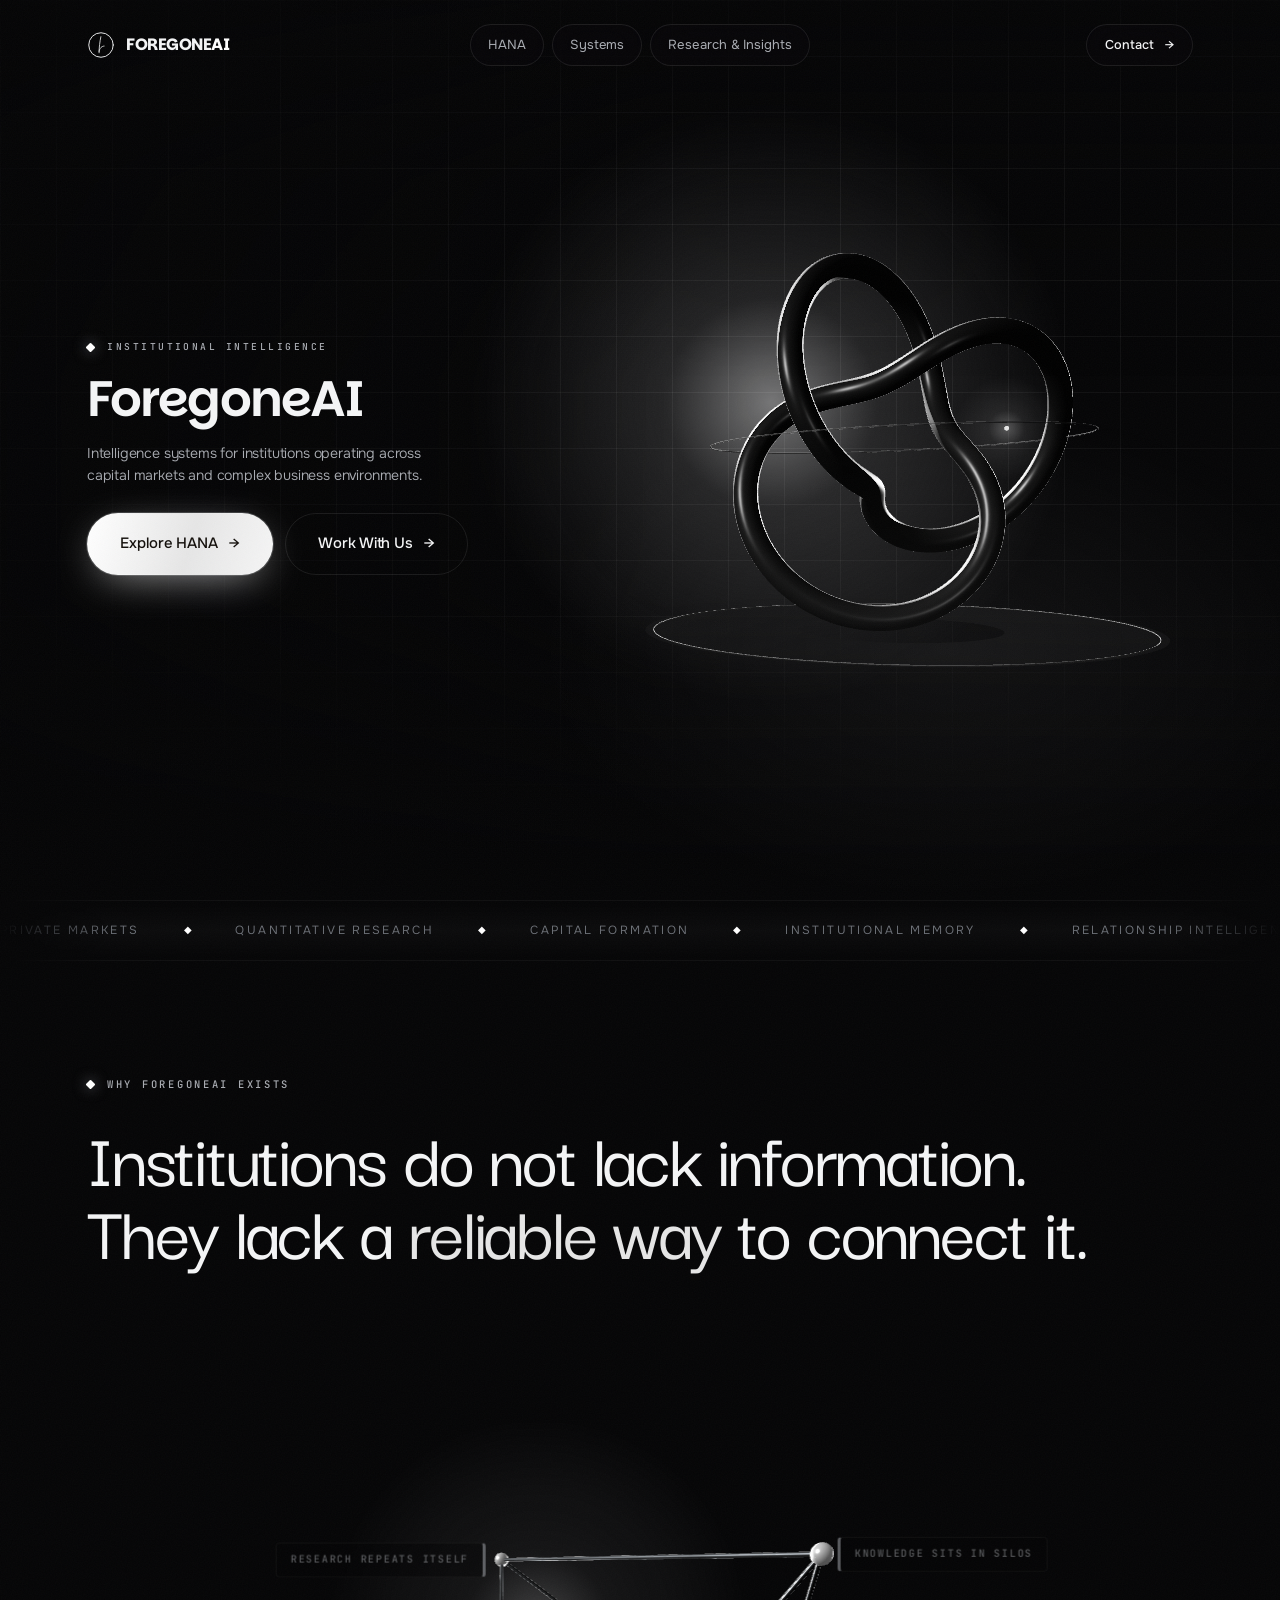
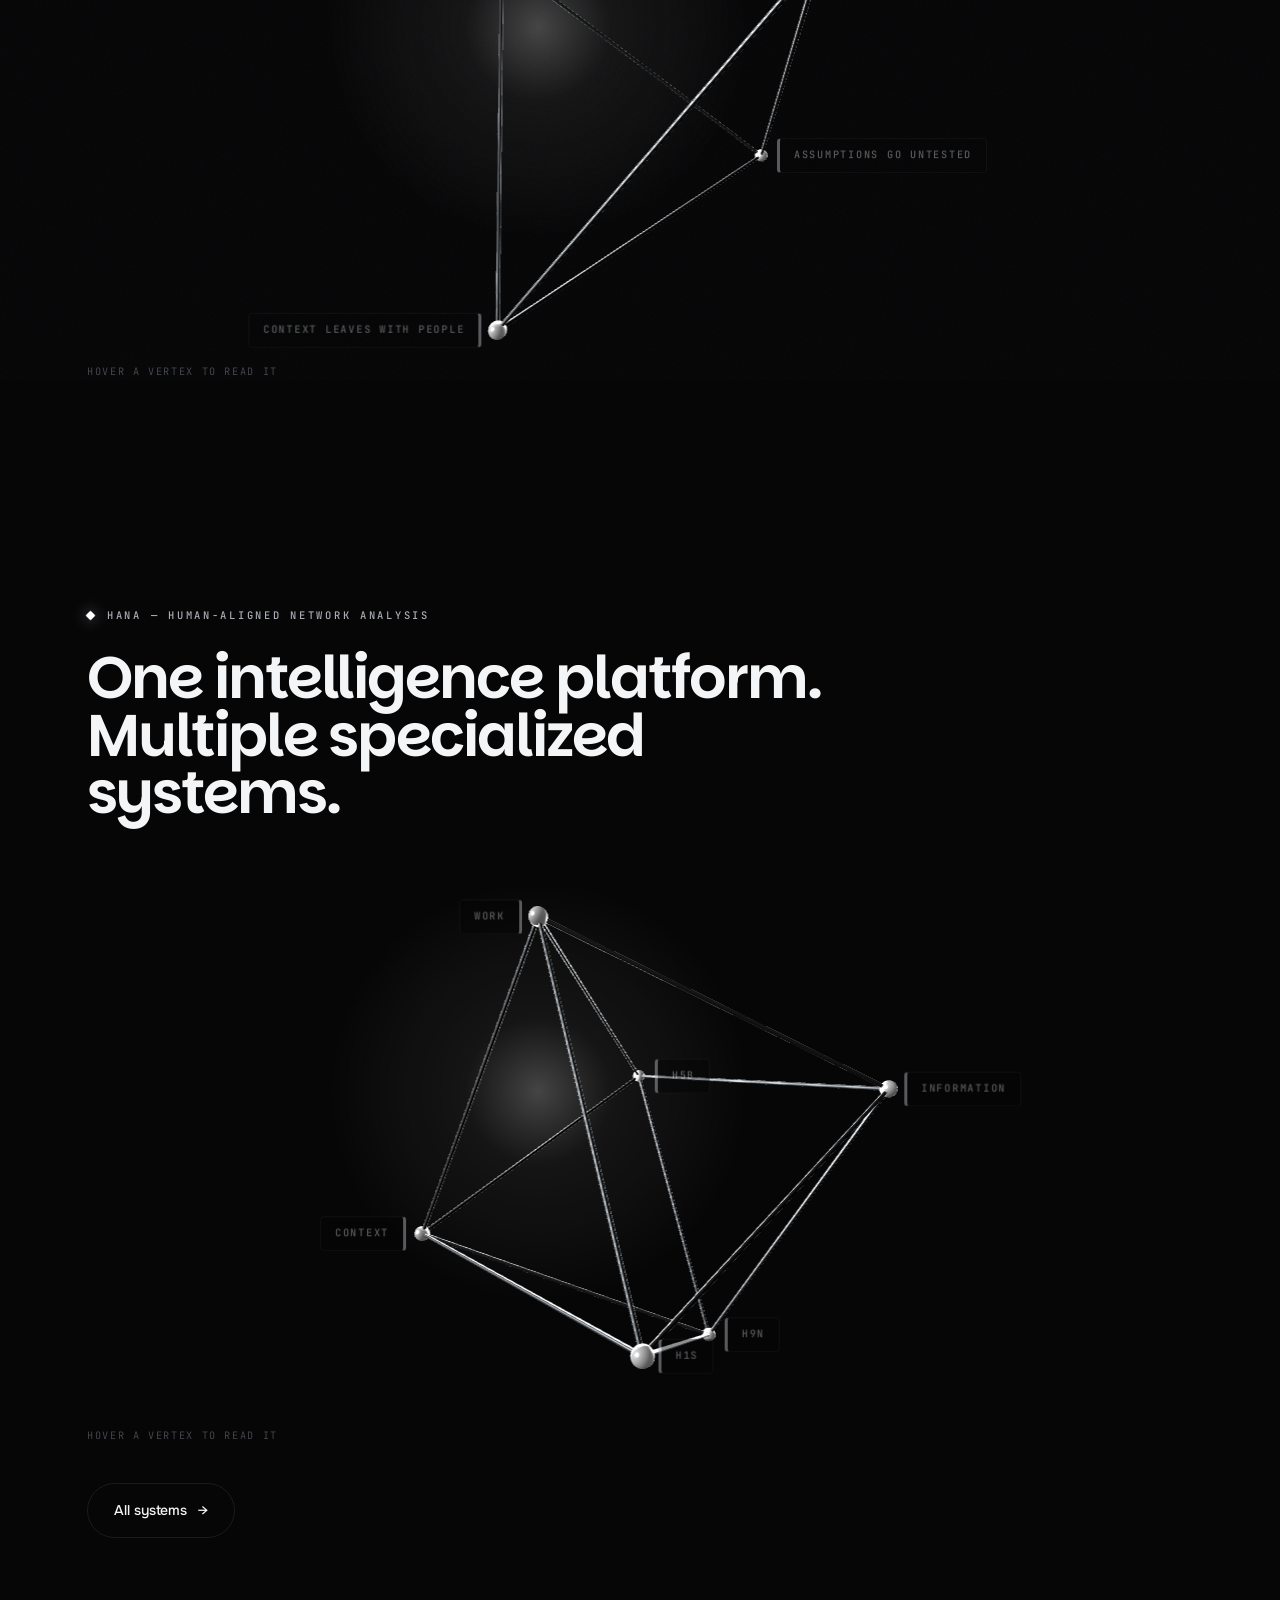
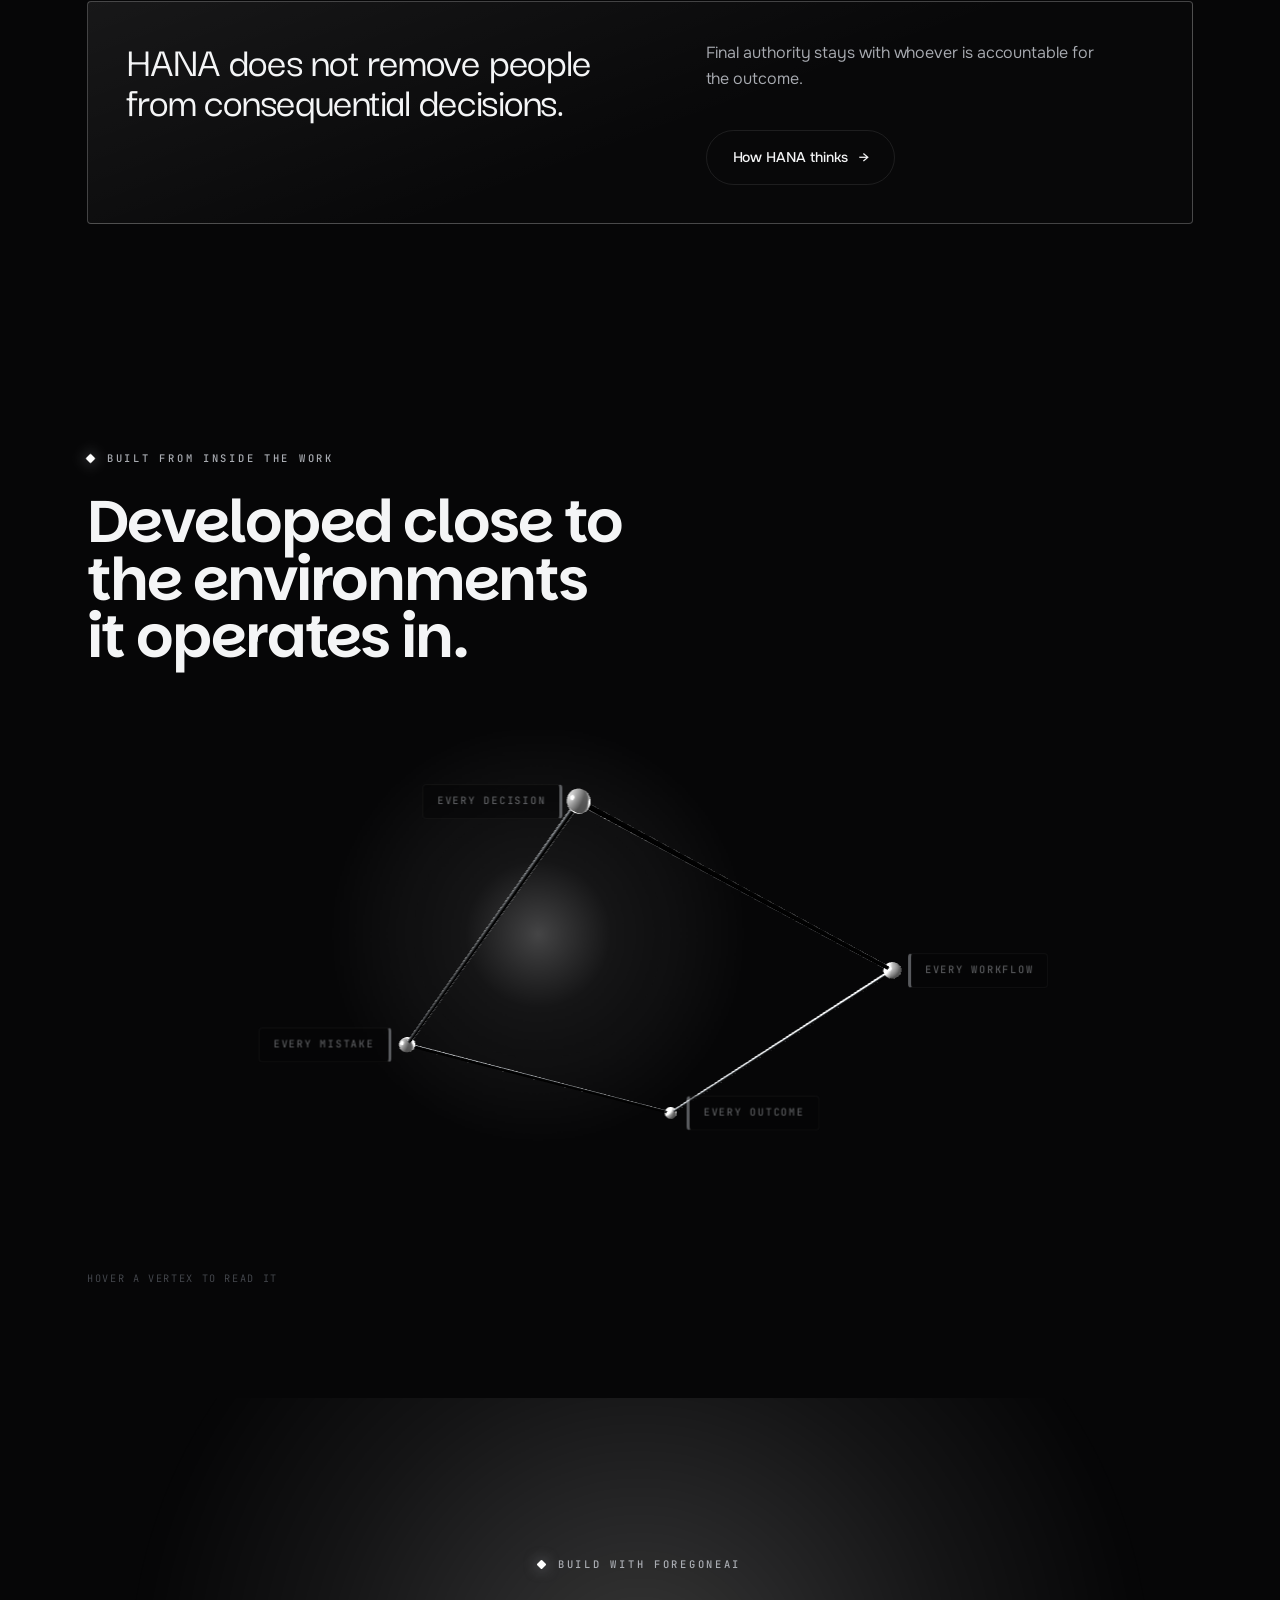
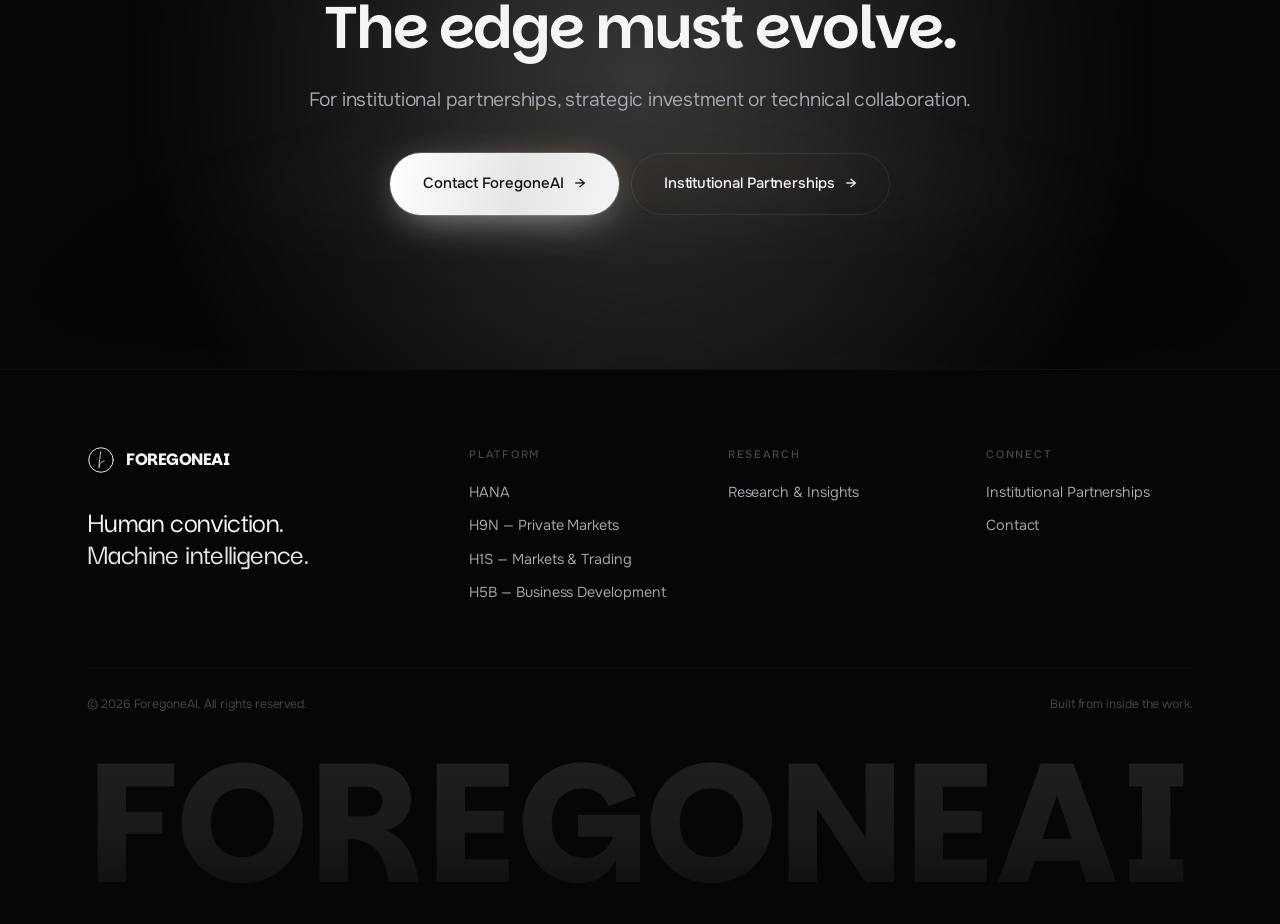
<file: index.html>
<!DOCTYPE html>
<html lang="en">
<head>
<meta charset="utf-8">
<meta name="viewport" content="width=device-width, initial-scale=1, viewport-fit=cover">
<title>ForegoneAI | The Edge Must Evolve.</title>
<meta name="description" content="Intelligence systems for institutions operating across capital markets and complex business environments. HANA is our flagship platform.">
<meta name="theme-color" content="#08070A">
<meta property="og:title" content="ForegoneAI | The Edge Must Evolve.">
<meta property="og:description" content="Intelligence systems for institutions operating across capital markets and complex business environments. HANA is our flagship platform.">
<meta property="og:type" content="website">
<meta property="og:image" content="assets/img/hero-sphere-poster.webp">
<link rel="icon" href="assets/img/favicon.svg" type="image/svg+xml">
<link rel="apple-touch-icon" href="assets/img/apple-touch-icon.png">
<link rel="preload" href="assets/fonts/Onest-Variable.woff" as="font" type="font/woff" crossorigin>
<link rel="preload" href="assets/fonts/Parkinsans-Variable.woff" as="font" type="font/woff" crossorigin>
<link rel="preconnect" href="https://fonts.googleapis.com">
<link rel="preconnect" href="https://fonts.gstatic.com" crossorigin>
<link rel="stylesheet" href="https://fonts.googleapis.com/css2?family=JetBrains+Mono:wght@400;500;600&display=swap">
<link rel="stylesheet" href="assets/css/main.css">
</head>
<body>
<div class="bg-grid" aria-hidden="true"></div>
<a class="skip" href="#main">Skip to content</a>
<div class="grain" aria-hidden="true"></div>
<div class="progress" aria-hidden="true"></div>

<header class="nav">
  <div class="wrap nav__in">
    <a class="brand" href="./" aria-label="ForegoneAI &mdash; home">
      <svg class="brand__mark" viewBox="0 0 48 48" fill="none" stroke="currentColor"
           stroke-linecap="round" stroke-linejoin="round" aria-hidden="true">
        <circle cx="24" cy="24" r="21" stroke-width="1.61"/>
        <path d="M23.72 9.80C22.02 19.19 20.69 27.28 20.68 37.33" stroke-width="1.39"/>
        <path d="M20.73 34.92C21.53 28.75 25.81 25.98 29.28 25.81" stroke-width="1.39"/>
      </svg>
      <span>FOREGONE<em>AI</em></span>
    </a>
    <nav aria-label="Primary">
      <ul class="nav__links">
        <li><a href="https://hanasi.io/">HANA</a></li>
        <li><a href="systems/">Systems</a></li>
        <li><a href="research/">Research &amp; Insights</a></li>
      </ul>
    </nav>
    <div class="nav__cta">
      <a class="btn btn--sm" href="contact/">Contact <span class="arw" aria-hidden="true">&rarr;</span></a>
      <button class="burger" aria-label="Open menu" aria-expanded="false" aria-controls="drawer">
        <span></span><span></span>
      </button>
    </div>
  </div>
</header>

<div class="drawer" id="drawer" aria-hidden="true">
  <nav aria-label="Mobile">
    <ul class="drawer__links">
      <li><a href="./"><i>01</i> Home</a></li>
      <li><a href="https://hanasi.io/"><i>02</i> HANA</a></li>
      <li><a href="systems/"><i>03</i> Systems</a></li>
      <li><a href="research/"><i>04</i> Research &amp; Insights</a></li>
      <li><a href="contact/"><i>05</i> Contact</a></li>
    </ul>
  </nav>
  <div class="drawer__foot">
    <span>Human conviction. Machine intelligence.</span>
    <a href="contact/" class="tlink">Start a conversation <span class="arw">&rarr;</span></a>
  </div>
</div>

<main id="main">

<section class="hero hero--stage">
  <div class="hero__grid-bg" aria-hidden="true"></div>
  <canvas class="hero__gl" data-gl="knot" aria-hidden="true"></canvas>
  <div class="hero__scrim" aria-hidden="true"></div>

  <div class="hero__in wrap">
    <div class="stage">
      <div class="stage__copy">
        <p class="eyebrow eyebrow--dot">Institutional Intelligence</p>
        <h1 class="d1 rv-stack" data-scramble>
          <span class="rv-line"><span>ForegoneAI</span></span>
        </h1>
        <p class="lede" data-rv data-rv-delay="0.4">
          Intelligence systems for institutions operating across capital markets
          and complex business environments.
        </p>
        <div class="btn-row" data-rv data-rv-delay="0.55">
          <a class="btn btn--primary btn--lg" href="https://hanasi.io/">Explore HANA <span class="arw" aria-hidden="true">&rarr;</span></a>
          <a class="btn btn--lg" href="contact/">Work With Us <span class="arw" aria-hidden="true">&rarr;</span></a>
        </div>
      </div>

    </div>
  </div>
</section>

<div class="marquee" aria-hidden="true">
  <div class="marquee__track">
    <div>
      <span>Private Markets</span><i>&#9670;</i>
      <span>Quantitative Research</span><i>&#9670;</i>
      <span>Capital Formation</span><i>&#9670;</i>
      <span>Institutional Memory</span><i>&#9670;</i>
      <span>Relationship Intelligence</span><i>&#9670;</i>
      <span>Decision Infrastructure</span><i>&#9670;</i>
    </div>
  </div>
</div>

<section class="section">
  <div class="wrap">
    <p class="eyebrow eyebrow--dot" data-rv>Why ForegoneAI Exists</p>
    <h2 class="statement" data-rv>
      Institutions do not lack information.<br>
      They lack a <em>reliable way</em> to connect it.
    </h2>
  </div>
</section>

<!-- ======================================================================
     Constellation 01 — the four failure modes, on a tetrahedron.
     Each <li> is real content: title in .cstl__node-t, detail in .cstl__node-b.
     Without JS or WebGL it renders as a plain list; with it, each item is
     lifted onto a vertex and its detail opens in the readout box.
     ====================================================================== */ -->
<section class="section section--flush-t">
  <div class="wrap">
    <div class="cstl" data-cstl data-shape="tetra" data-rv>
      <canvas class="cstl__gl" aria-hidden="true"></canvas>
      <ul class="cstl__nodes">
        <li data-k="01">
          <button class="cstl__node" type="button"><span class="cstl__node-t">Knowledge sits in silos</span></button>
          <p class="cstl__node-b">Documents, models and data rooms never resolve into one picture.</p>
        </li>
        <li data-k="02">
          <button class="cstl__node" type="button"><span class="cstl__node-t">Context leaves with people</span></button>
          <p class="cstl__node-b">Years of reasoning walk out with whoever held it.</p>
        </li>
        <li data-k="03">
          <button class="cstl__node" type="button"><span class="cstl__node-t">Research repeats itself</span></button>
          <p class="cstl__node-b">The same market gets re-underwritten from scratch.</p>
        </li>
        <li data-k="04">
          <button class="cstl__node" type="button"><span class="cstl__node-t">Assumptions go untested</span></button>
          <p class="cstl__node-b">Downside gets examined after commitment, not before.</p>
        </li>
      </ul>
      <div class="cstl__panel" data-panel aria-live="polite"></div>
      <p class="cstl__hint">Hover a vertex to read it</p>
    </div>
  </div>
</section>

<!-- ======================================================================
     Constellation 02 — an octahedron: three capabilities above,
     three specialized systems below.
     ====================================================================== -->
<section class="section" id="hana">
  <div class="wrap">
    <div class="sec-head mb-l">
      <p class="eyebrow eyebrow--dot" data-rv>HANA &mdash; Human-Aligned Network Analysis</p>
      <h2 class="d2" data-rv>One intelligence platform.<br>Multiple specialized systems.</h2>
    </div>
    <div class="cstl" data-cstl data-shape="octa" data-rv>
      <canvas class="cstl__gl" aria-hidden="true"></canvas>
      <ul class="cstl__nodes">
        <li data-k="Connect">
          <button class="cstl__node" type="button"><span class="cstl__node-t">Information</span></button>
          <p class="cstl__node-b">Structured and unstructured sources, resolved into one layer.</p>
        </li>
        <li data-k="Preserve">
          <button class="cstl__node" type="button"><span class="cstl__node-t">Context</span></button>
          <p class="cstl__node-b">Decisions and outcomes become institutional memory.</p>
        </li>
        <li data-k="Coordinate">
          <button class="cstl__node" type="button"><span class="cstl__node-t">Work</span></button>
          <p class="cstl__node-b">Research, follow-ups and approvals, evidence attached.</p>
        </li>
        <li data-k="System &mdash; H9N">
          <a class="cstl__node" href="systems/#h9n"><span class="cstl__node-t">H9N</span></a>
          <p class="cstl__node-b">Private Markets Intelligence &mdash; sourcing, underwriting, diligence and relationship mapping.</p>
        </li>
        <li data-k="System &mdash; H1S">
          <a class="cstl__node" href="systems/#h1s"><span class="cstl__node-t">H1S</span></a>
          <p class="cstl__node-b">Market &amp; Trading Intelligence &mdash; market data, quantitative research, model governance, execution.</p>
        </li>
        <li data-k="System &mdash; H5B">
          <a class="cstl__node" href="systems/#h5b"><span class="cstl__node-t">H5B</span></a>
          <p class="cstl__node-b">Business Development Intelligence &mdash; prospect research, relationship context, pipeline and sales.</p>
        </li>
      </ul>
      <div class="cstl__panel" data-panel aria-live="polite"></div>
      <p class="cstl__hint">Hover a vertex to read it</p>
    </div>

    <div class="btn-row" data-rv><a class="btn" href="systems/">All systems <span class="arw" aria-hidden="true">&rarr;</span></a></div>

    <div class="panel panel--amber mt-l" data-rv>
      <div class="split split--wide-l split--top">
        <p class="statement" style="font-size:clamp(1.7rem,3.4vw,2.9rem)">
          HANA does not remove people from consequential decisions.
        </p>
        <div>
          <p class="body-lg">Final authority stays with whoever is accountable for the outcome.</p>
          <div class="btn-row"><a class="btn" href="https://hanasi.io/">How HANA thinks <span class="arw" aria-hidden="true">&rarr;</span></a></div>
        </div>
      </div>
    </div>
  </div>
</section>

<!-- ======================================================================
     Constellation 03 — the build loop, on a closed four-point ring.
     ====================================================================== -->
<section class="section">
  <div class="wrap">
    <div class="sec-head mb-l">
      <p class="eyebrow eyebrow--dot" data-rv>Built From Inside the Work</p>
      <h2 class="d2" data-rv>Developed close to the environments it operates in.</h2>
    </div>
    <div class="cstl" data-cstl data-shape="ring" data-rv>
      <canvas class="cstl__gl" aria-hidden="true"></canvas>
      <ul class="cstl__nodes">
        <li data-k="Loop &mdash; 01">
          <button class="cstl__node" type="button"><span class="cstl__node-t">Every workflow</span></button>
          <p class="cstl__node-b">Exposes a constraint.</p>
        </li>
        <li data-k="Loop &mdash; 02">
          <button class="cstl__node" type="button"><span class="cstl__node-t">Every decision</span></button>
          <p class="cstl__node-b">Reveals missing context.</p>
        </li>
        <li data-k="Loop &mdash; 03">
          <button class="cstl__node" type="button"><span class="cstl__node-t">Every mistake</span></button>
          <p class="cstl__node-b">Identifies what the system must understand next.</p>
        </li>
        <li data-k="Loop &mdash; 04">
          <button class="cstl__node" type="button"><span class="cstl__node-t">Every outcome</span></button>
          <p class="cstl__node-b">Strengthens the knowledge behind it.</p>
        </li>
      </ul>
      <div class="cstl__panel" data-panel aria-live="polite"></div>
      <p class="cstl__hint">Hover a vertex to read it</p>
    </div>
  </div>
</section>

<section class="cta">
  <div class="cta__glow" aria-hidden="true"></div>
  <canvas class="cta__field" data-field aria-hidden="true"></canvas>
  <div class="wrap wrap--narrow">
    <p class="eyebrow eyebrow--dot" data-rv style="justify-content:center">Build With ForegoneAI</p>
    <h2 class="d2" data-rv>The edge must evolve.</h2>
    <p class="lede mt-m" data-rv data-rv-delay="0.1">For institutional partnerships, strategic investment or technical collaboration.</p>
    <div class="btn-row" data-rv data-rv-delay="0.18">
      <a class="btn btn--primary btn--lg" href="contact/">Contact ForegoneAI <span class="arw" aria-hidden="true">&rarr;</span></a>
      <a class="btn btn--lg" href="contact/#partnership">Institutional Partnerships <span class="arw" aria-hidden="true">&rarr;</span></a>
    </div>
  </div>
</section>

</main>

<footer class="foot">
  <div class="wrap">
    <div class="foot__grid">
      <div>
        <a class="brand" href="./">
          <svg class="brand__mark" viewBox="0 0 48 48" fill="none" stroke="currentColor"
               stroke-linecap="round" stroke-linejoin="round" aria-hidden="true">
            <circle cx="24" cy="24" r="21" stroke-width="1.61"/>
            <path d="M23.72 9.80C22.02 19.19 20.69 27.28 20.68 37.33" stroke-width="1.39"/>
            <path d="M20.73 34.92C21.53 28.75 25.81 25.98 29.28 25.81" stroke-width="1.39"/>
          </svg>
          <span>FOREGONE<em>AI</em></span>
        </a>
        <p class="foot__tag">Human conviction.<br><em>Machine intelligence.</em></p>
      </div>
      <div>
        <h4>Platform</h4>
        <ul>
          <li><a href="https://hanasi.io/">HANA</a></li>
          <li><a href="systems/#h9n">H9N &mdash; Private Markets</a></li>
          <li><a href="systems/#h1s">H1S &mdash; Markets &amp; Trading</a></li>
          <li><a href="systems/#h5b">H5B &mdash; Business Development</a></li>
        </ul>
      </div>
      <div>
        <h4>Research</h4>
        <ul>
          <li><a href="research/">Research &amp; Insights</a></li>
        </ul>
      </div>
      <div>
        <h4>Connect</h4>
        <ul>
          <li><a href="contact/#partnership">Institutional Partnerships</a></li>
          <li><a href="contact/">Contact</a></li>
        </ul>
      </div>
    </div>
    <div class="foot__bar">
      <span>&copy; <span data-year>2026</span> ForegoneAI. All rights reserved.</span>
      <span>Built from inside the work.</span>
    </div>
    <svg class="foot__word" viewBox="0 0 918 112" preserveAspectRatio="xMidYMid meet" aria-hidden="true">
      <defs>
        <linearGradient id="footWordFade" x1="0" y1="0" x2="0" y2="1">
          <stop offset="0" stop-color="#EDE8E1" stop-opacity=".13"/>
          <stop offset=".62" stop-color="#FFFFFF" stop-opacity=".07"/>
          <stop offset="1" stop-color="#FFFFFF" stop-opacity="0"/>
        </linearGradient>
      </defs>
      <text x="459" y="105" text-anchor="middle" textLength="918" lengthAdjust="spacing">FOREGONEAI</text>
    </svg>
  </div>
</footer>

<script src="assets/js/vendor/three.min.js" defer></script>
<script src="assets/js/main.js" defer></script>
</body>
</html>
</file>
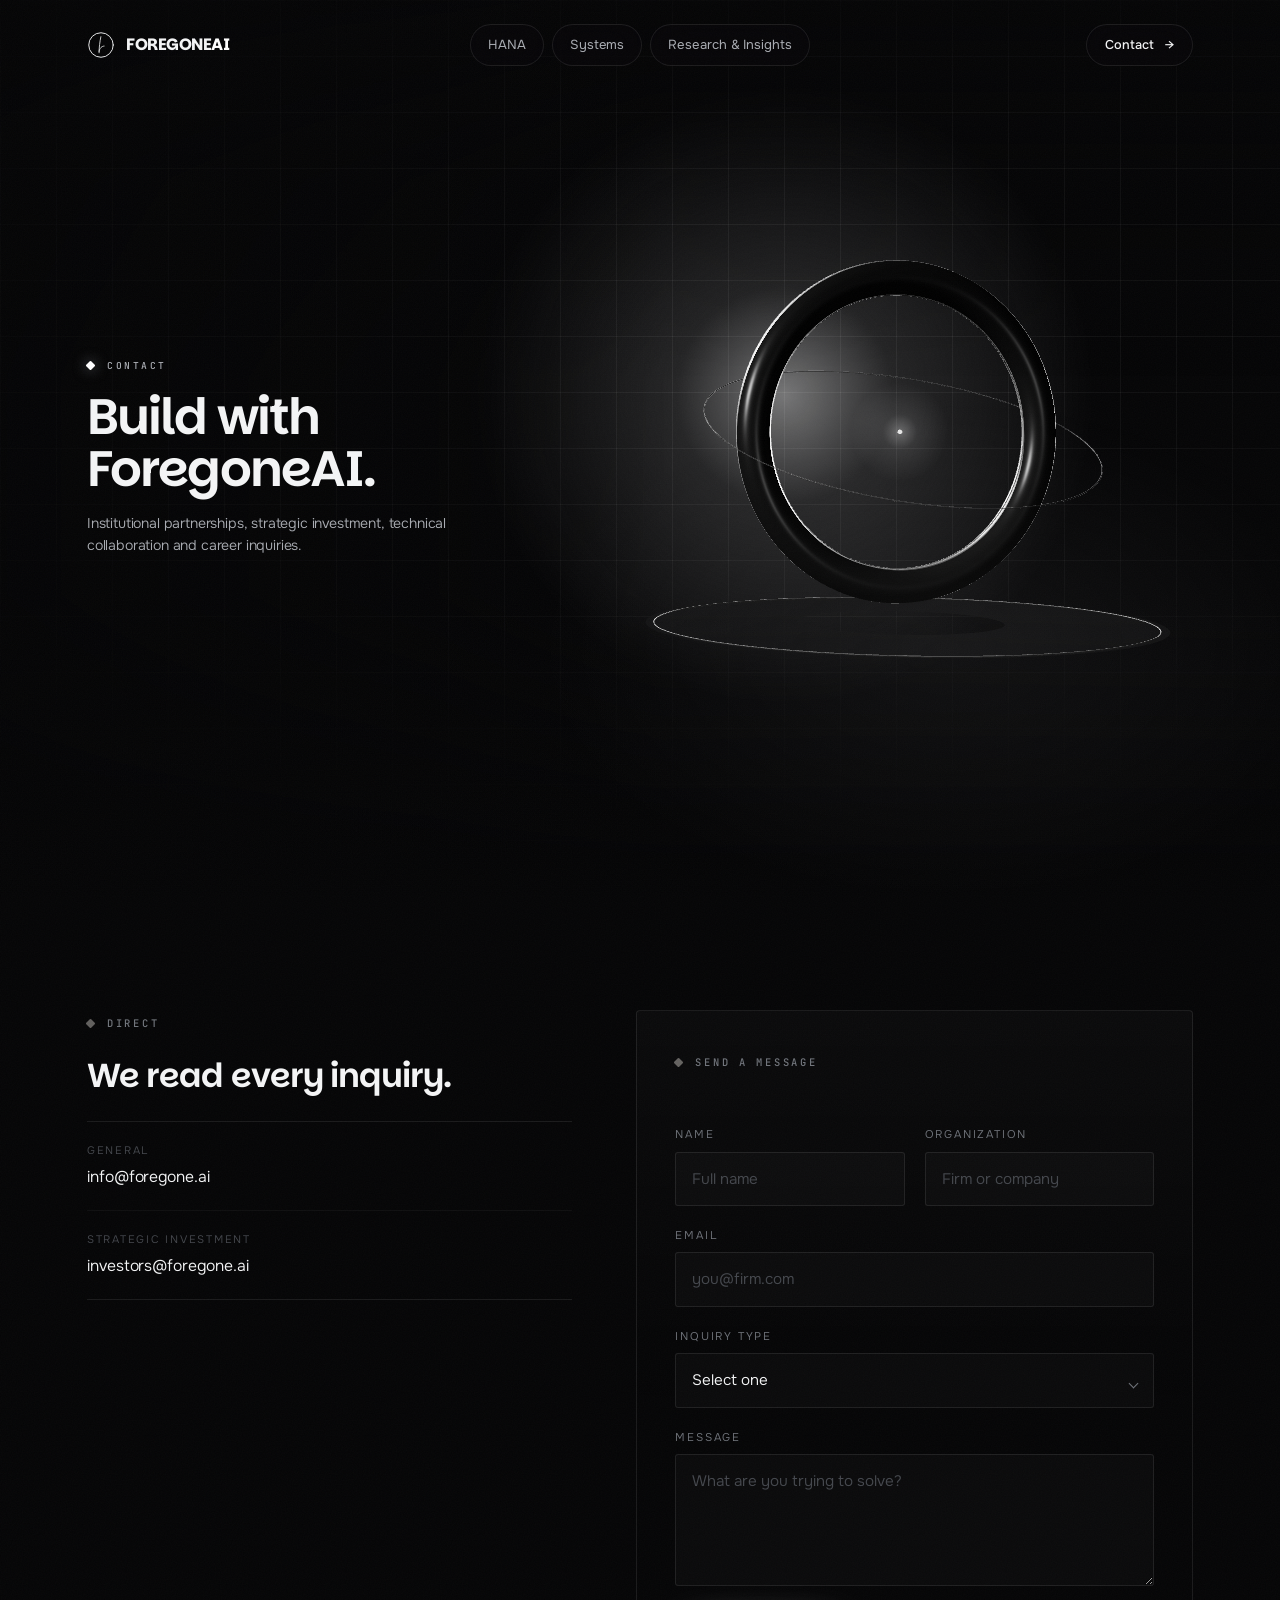
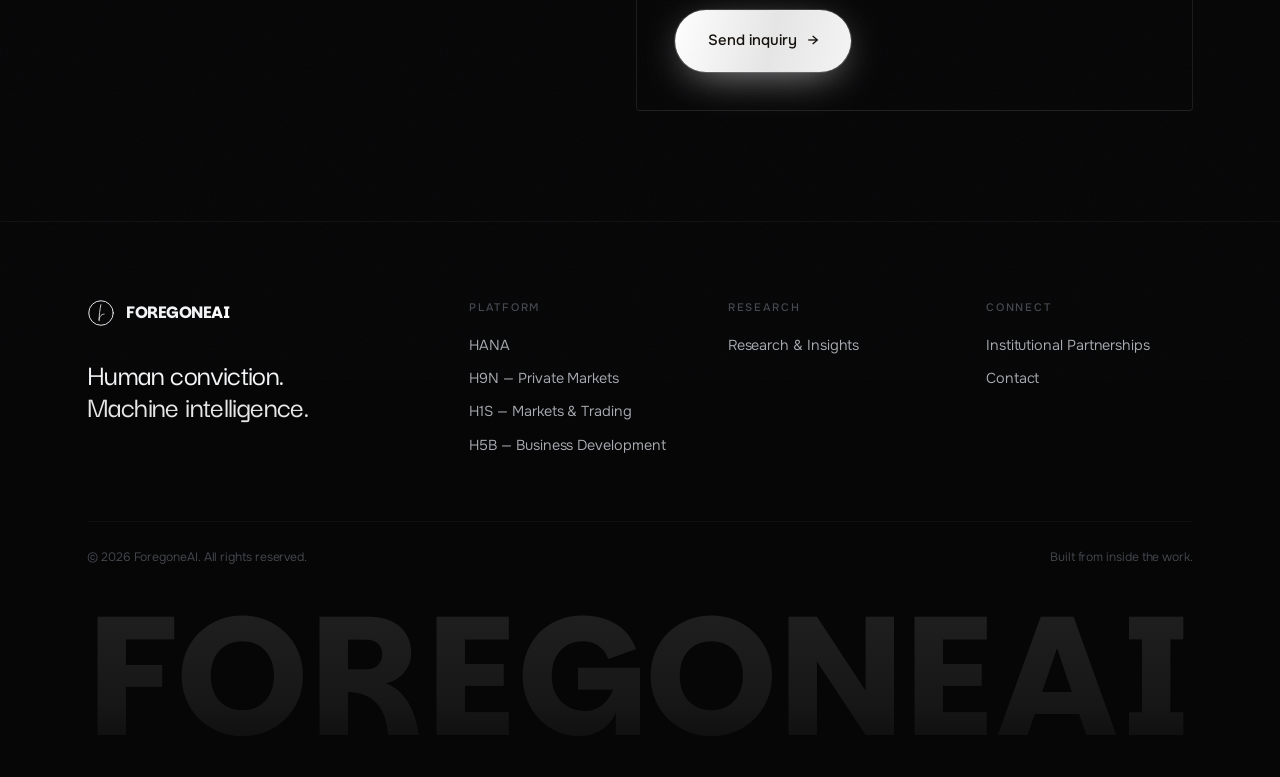
<file: contact/index.html>
<!DOCTYPE html>
<html lang="en">
<head>
<meta charset="utf-8">
<meta name="viewport" content="width=device-width, initial-scale=1, viewport-fit=cover">
<title>Contact — Build With ForegoneAI</title>
<meta name="description" content="Institutional partnerships, strategic investment, technical collaboration and career inquiries.">
<meta name="theme-color" content="#08070A">
<meta property="og:title" content="Contact — Build With ForegoneAI">
<meta property="og:description" content="Institutional partnerships, strategic investment, technical collaboration and career inquiries.">
<meta property="og:type" content="website">
<meta property="og:image" content="../assets/img/extra-2.webp">
<link rel="icon" href="../assets/img/favicon.svg" type="image/svg+xml">
<link rel="apple-touch-icon" href="../assets/img/apple-touch-icon.png">
<link rel="preload" href="../assets/fonts/Onest-Variable.woff" as="font" type="font/woff" crossorigin>
<link rel="preload" href="../assets/fonts/Parkinsans-Variable.woff" as="font" type="font/woff" crossorigin>
<link rel="preconnect" href="https://fonts.googleapis.com">
<link rel="preconnect" href="https://fonts.gstatic.com" crossorigin>
<link rel="stylesheet" href="https://fonts.googleapis.com/css2?family=JetBrains+Mono:wght@400;500;600&display=swap">
<link rel="stylesheet" href="../assets/css/main.css">
</head>
<body>
<div class="bg-grid" aria-hidden="true"></div>
<a class="skip" href="#main">Skip to content</a>
<div class="grain" aria-hidden="true"></div>
<div class="progress" aria-hidden="true"></div>

<header class="nav">
  <div class="wrap nav__in">
    <a class="brand" href="../" aria-label="ForegoneAI &mdash; home">
      <svg class="brand__mark" viewBox="0 0 48 48" fill="none" stroke="currentColor"
           stroke-linecap="round" stroke-linejoin="round" aria-hidden="true">
        <circle cx="24" cy="24" r="21" stroke-width="1.61"/>
        <path d="M23.72 9.80C22.02 19.19 20.69 27.28 20.68 37.33" stroke-width="1.39"/>
        <path d="M20.73 34.92C21.53 28.75 25.81 25.98 29.28 25.81" stroke-width="1.39"/>
      </svg>
      <span>FOREGONE<em>AI</em></span>
    </a>
    <nav aria-label="Primary">
      <ul class="nav__links">
        <li><a href="https://hanasi.io/">HANA</a></li>
        <li><a href="../systems/">Systems</a></li>
        <li><a href="../research/">Research &amp; Insights</a></li>
      </ul>
    </nav>
    <div class="nav__cta">
      <a class="btn btn--sm" href="../contact/">Contact <span class="arw" aria-hidden="true">&rarr;</span></a>
      <button class="burger" aria-label="Open menu" aria-expanded="false" aria-controls="drawer">
        <span></span><span></span>
      </button>
    </div>
  </div>
</header>

<div class="drawer" id="drawer" aria-hidden="true">
  <nav aria-label="Mobile">
    <ul class="drawer__links">
      <li><a href="../"><i>01</i> Home</a></li>
      <li><a href="https://hanasi.io/"><i>02</i> HANA</a></li>
      <li><a href="../systems/"><i>03</i> Systems</a></li>
      <li><a href="../research/"><i>04</i> Research &amp; Insights</a></li>
      <li><a href="../contact/"><i>05</i> Contact</a></li>
    </ul>
  </nav>
  <div class="drawer__foot">
    <span>Human conviction. Machine intelligence.</span>
    <a href="../contact/" class="tlink">Start a conversation <span class="arw">&rarr;</span></a>
  </div>
</div>

<main id="main">

<section class="hero hero--sub hero--stage">
  <div class="hero__grid-bg" aria-hidden="true"></div>
  <canvas class="hero__gl" data-gl="portal" aria-hidden="true"></canvas>
  <div class="hero__scrim" aria-hidden="true"></div>
  <div class="hero__in wrap">
    <div class="stage">
      <div class="stage__copy">
        <p class="eyebrow eyebrow--dot">Contact</p>
        <h1 class="d1 rv-stack" data-scramble>
          <span class="rv-line"><span>Build with</span></span>
          <span class="rv-line"><span>ForegoneAI.</span></span>
        </h1>
        <p class="lede mt-m" data-rv data-rv-delay="0.4">Institutional partnerships, strategic investment, technical collaboration and career inquiries.</p>
      </div>
    </div>
  </div>
</section>

<section class="section">
  <div class="wrap">
    <div class="split split--wide-r split--top">
      <!-- #partnership sits here, not on a [data-rv] child: those start 26px
           low and slide up, so a link landing on one ends up under the nav -->
      <div id="partnership">
        <p class="eyebrow" data-rv>Direct</p>
        <h2 class="d3" data-rv>We read every inquiry.</h2>
        <ul class="deets mt-m" data-rv data-rv-delay="0.1">
          <li><span class="k">General</span><span class="v">info@foregone.ai</span></li>
          <li><span class="k">Strategic Investment</span><span class="v">investors@foregone.ai</span></li>
        </ul>
      </div>

      <div data-form-wrap data-rv data-rv-delay="0.15">
        <div class="panel">
          <p class="eyebrow">Send a Message</p>
          <div class="form__ok" role="status">
            Received. Someone from ForegoneAI will respond directly.
          </div>
          <form class="form mt-m" data-form novalidate>
            <div class="form__row">
              <div class="field">
                <label for="f-name">Name</label>
                <input id="f-name" name="name" type="text" placeholder="Full name" required>
              </div>
              <div class="field">
                <label for="f-org">Organization</label>
                <input id="f-org" name="organization" type="text" placeholder="Firm or company">
              </div>
            </div>
            <div class="field">
              <label for="f-email">Email</label>
              <input id="f-email" name="email" type="email" placeholder="you@firm.com" required>
            </div>
            <div class="field field--sel">
              <label for="f-topic">Inquiry type</label>
              <select id="f-topic" name="topic" required>
                <option value="">Select one</option>
                <option>Institutional partnership</option>
                <option>Design partnership or pilot</option>
                <option>System integration</option>
                <option>Strategic investment</option>
                <option>Technical collaboration</option>
                <option>Careers</option>
                <option>Other</option>
              </select>
            </div>
            <div class="field">
              <label for="f-msg">Message</label>
              <textarea id="f-msg" name="message" placeholder="What are you trying to solve?" required></textarea>
            </div>
            <div class="btn-row" style="margin-top:4px">
              <button class="btn btn--primary btn--lg" type="submit">Send inquiry <span class="arw" aria-hidden="true">&rarr;</span></button>
            </div>
          </form>
        </div>
      </div>
    </div>
  </div>
</section>

</main>

<footer class="foot">
  <div class="wrap">
    <div class="foot__grid">
      <div>
        <a class="brand" href="../">
          <svg class="brand__mark" viewBox="0 0 48 48" fill="none" stroke="currentColor"
               stroke-linecap="round" stroke-linejoin="round" aria-hidden="true">
            <circle cx="24" cy="24" r="21" stroke-width="1.61"/>
            <path d="M23.72 9.80C22.02 19.19 20.69 27.28 20.68 37.33" stroke-width="1.39"/>
            <path d="M20.73 34.92C21.53 28.75 25.81 25.98 29.28 25.81" stroke-width="1.39"/>
          </svg>
          <span>FOREGONE<em>AI</em></span>
        </a>
        <p class="foot__tag">Human conviction.<br><em>Machine intelligence.</em></p>
      </div>
      <div>
        <h4>Platform</h4>
        <ul>
          <li><a href="https://hanasi.io/">HANA</a></li>
          <li><a href="../systems/#h9n">H9N &mdash; Private Markets</a></li>
          <li><a href="../systems/#h1s">H1S &mdash; Markets &amp; Trading</a></li>
          <li><a href="../systems/#h5b">H5B &mdash; Business Development</a></li>
        </ul>
      </div>
      <div>
        <h4>Research</h4>
        <ul>
          <li><a href="../research/">Research &amp; Insights</a></li>
        </ul>
      </div>
      <div>
        <h4>Connect</h4>
        <ul>
          <li><a href="../contact/#partnership">Institutional Partnerships</a></li>
          <li><a href="../contact/">Contact</a></li>
        </ul>
      </div>
    </div>
    <div class="foot__bar">
      <span>&copy; <span data-year>2026</span> ForegoneAI. All rights reserved.</span>
      <span>Built from inside the work.</span>
    </div>
    <svg class="foot__word" viewBox="0 0 918 112" preserveAspectRatio="xMidYMid meet" aria-hidden="true">
      <defs>
        <linearGradient id="footWordFade" x1="0" y1="0" x2="0" y2="1">
          <stop offset="0" stop-color="#EDE8E1" stop-opacity=".13"/>
          <stop offset=".62" stop-color="#FFFFFF" stop-opacity=".07"/>
          <stop offset="1" stop-color="#FFFFFF" stop-opacity="0"/>
        </linearGradient>
      </defs>
      <text x="459" y="105" text-anchor="middle" textLength="918" lengthAdjust="spacing">FOREGONEAI</text>
    </svg>
  </div>
</footer>

<script src="../assets/js/vendor/three.min.js" defer></script>
<script src="../assets/js/main.js" defer></script>
</body>
</html>
</file>
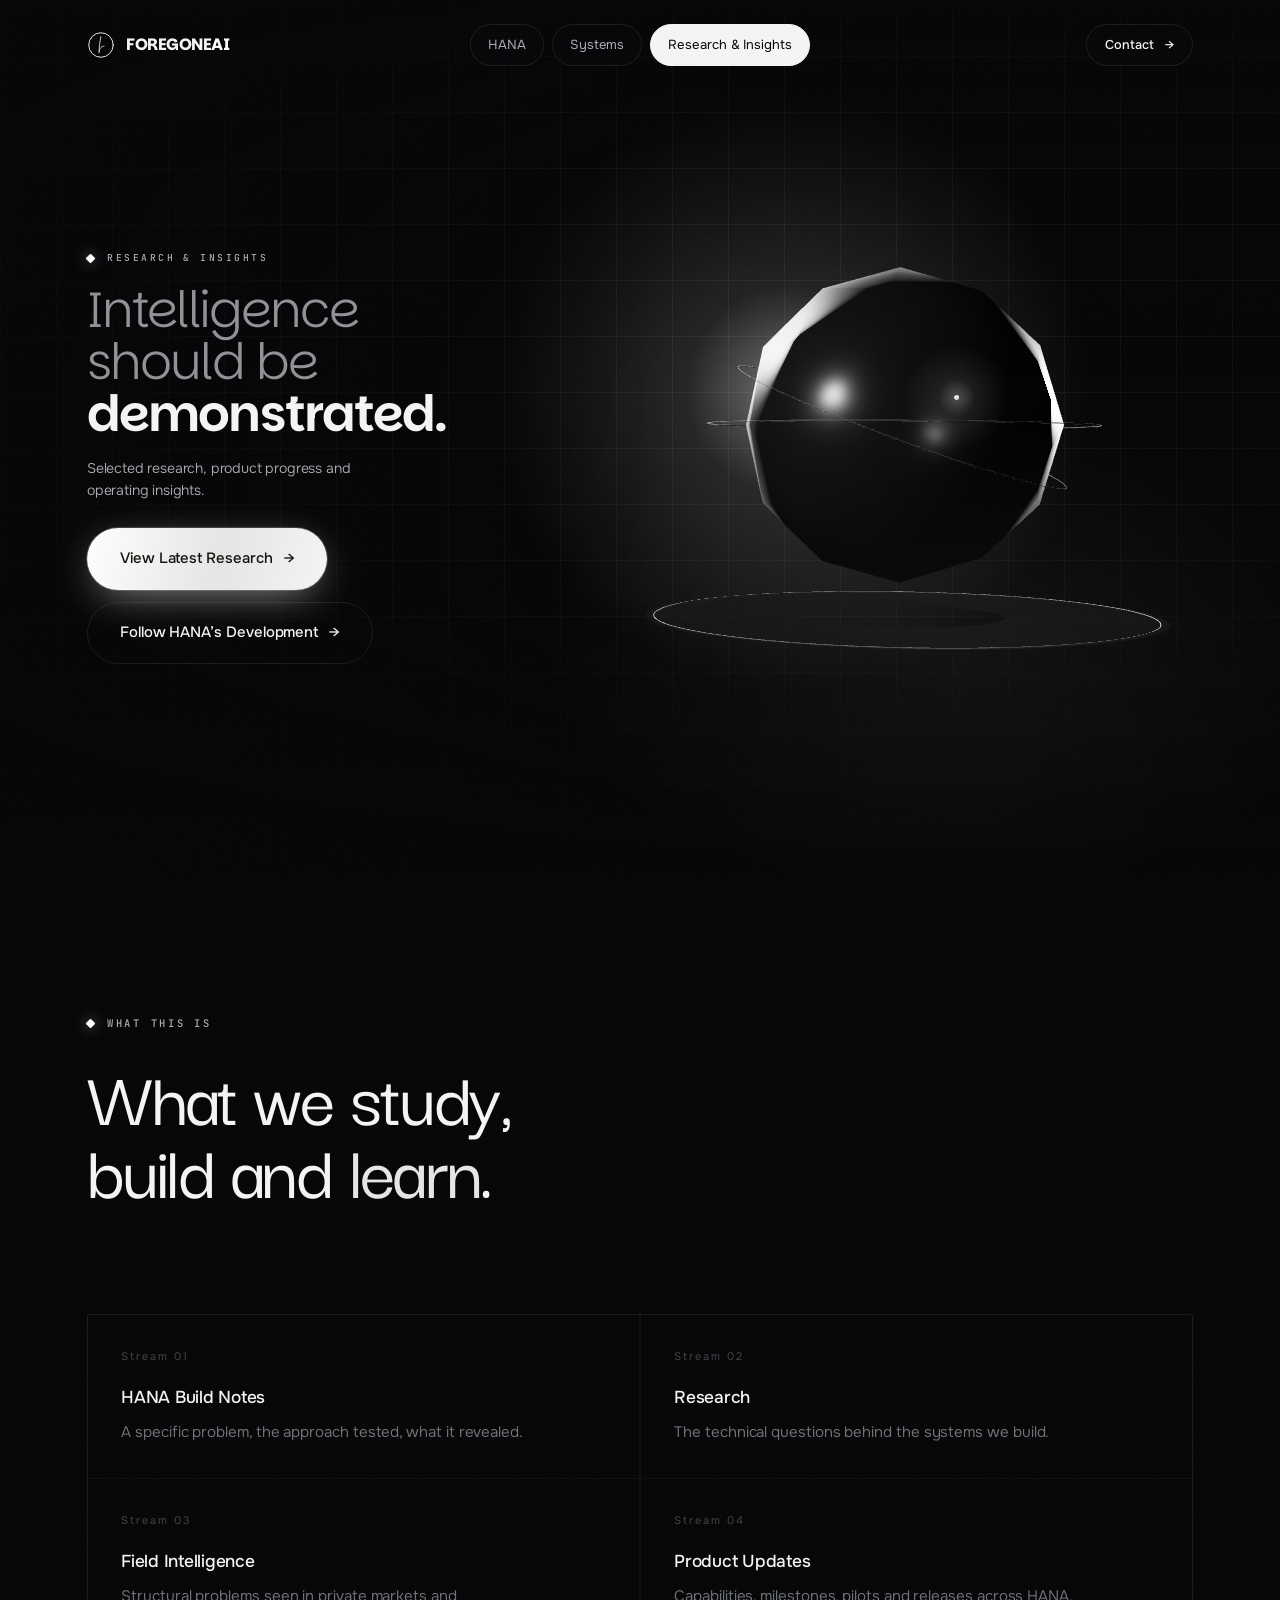
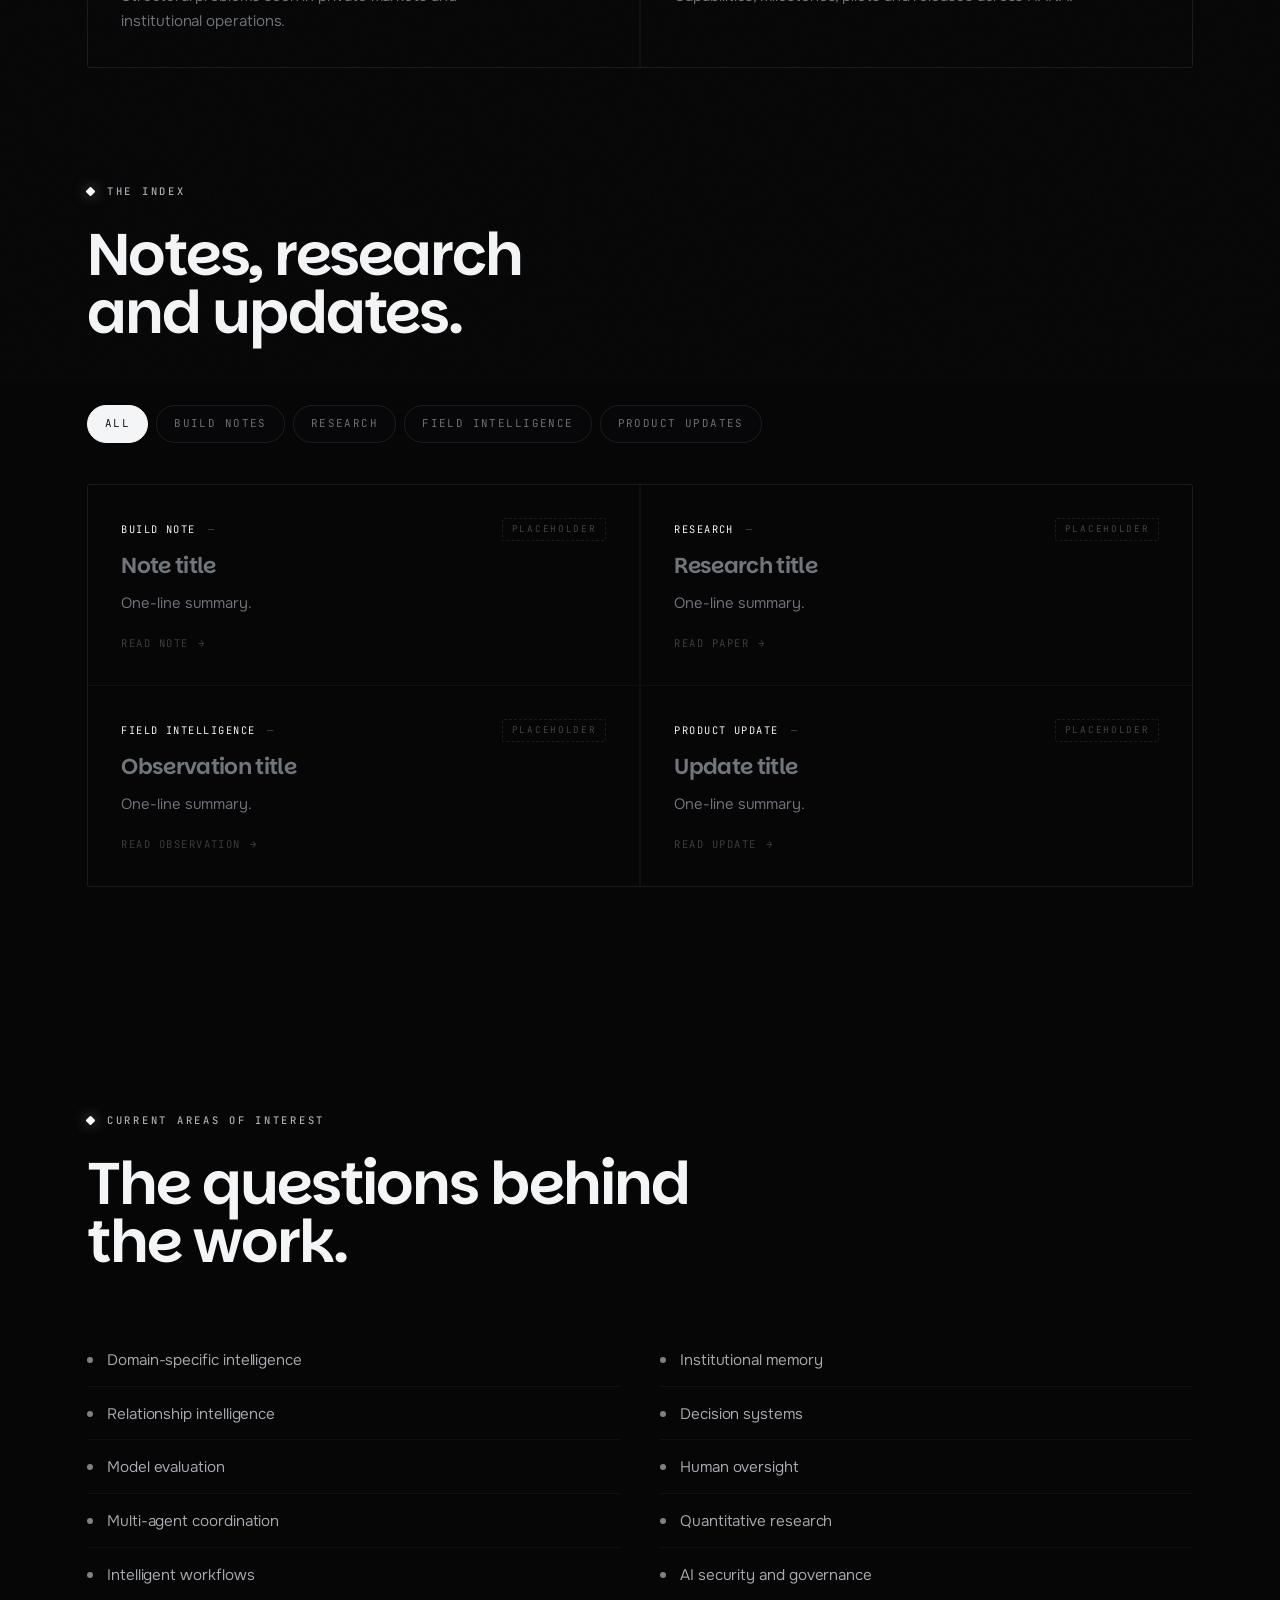
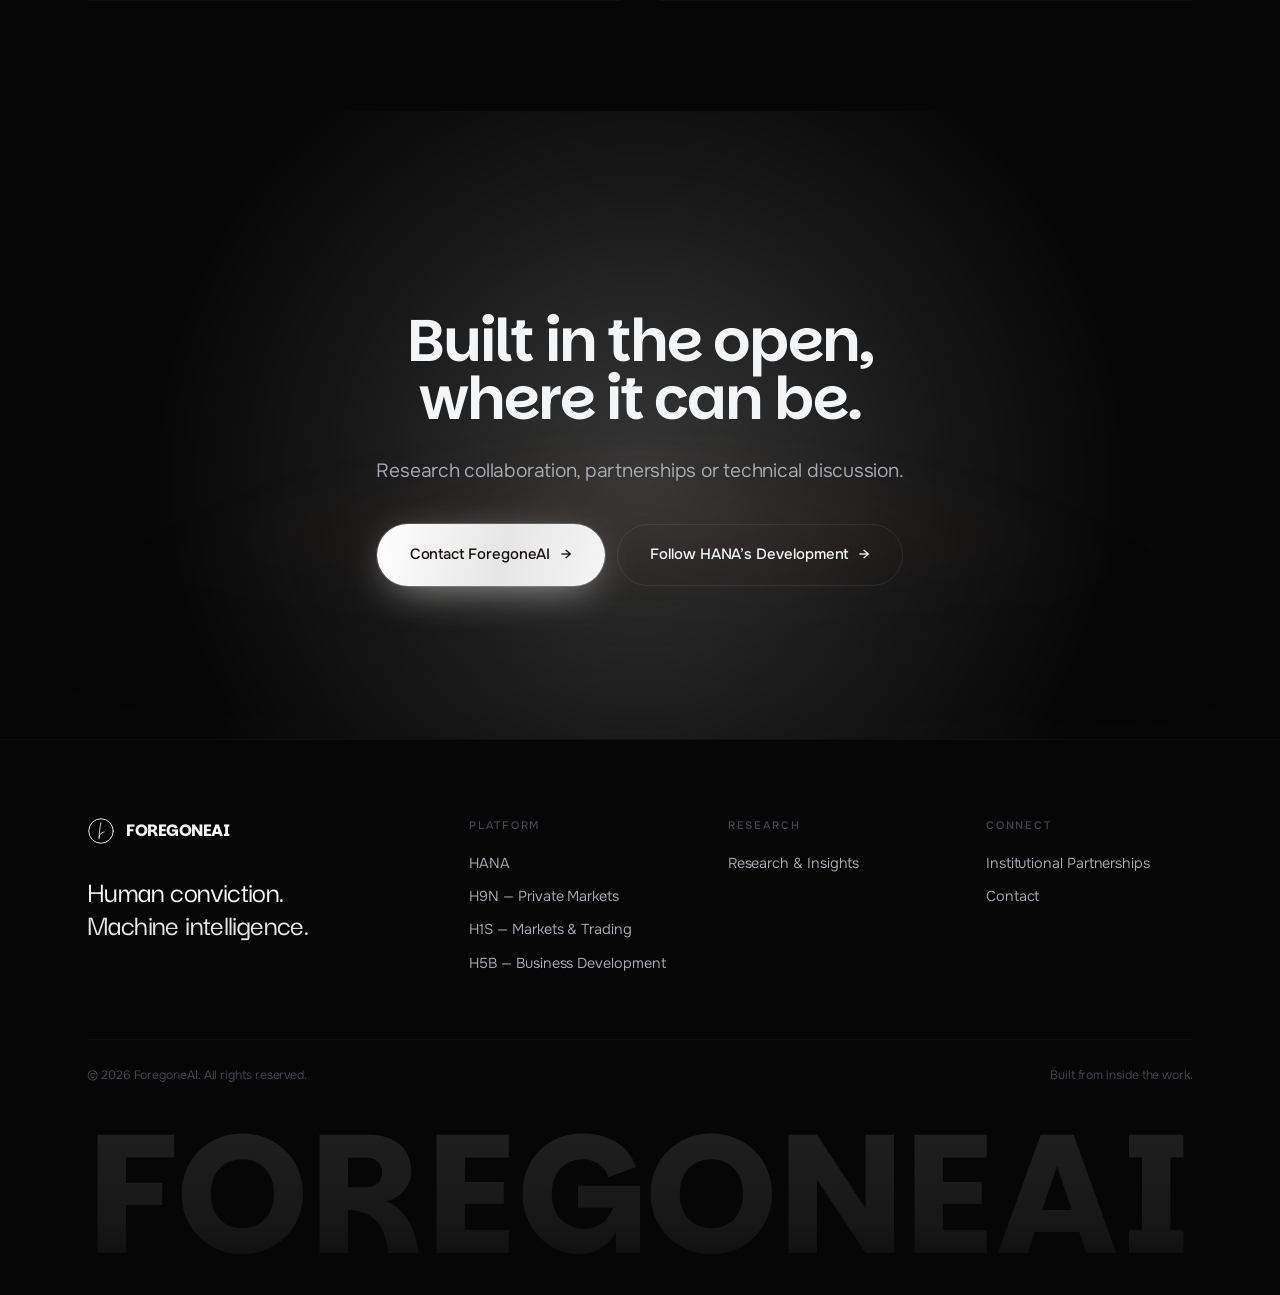
<file: research/index.html>
<!DOCTYPE html>
<html lang="en">
<head>
<meta charset="utf-8">
<meta name="viewport" content="width=device-width, initial-scale=1, viewport-fit=cover">
<title>Research &amp; Insights — ForegoneAI</title>
<meta name="description" content="Selected research, product progress and operating insights from ForegoneAI: build notes, research, field intelligence and product updates.">
<meta name="theme-color" content="#08070A">
<meta property="og:title" content="Research &amp; Insights — ForegoneAI">
<meta property="og:description" content="Selected research, product progress and operating insights.">
<meta property="og:type" content="website">
<meta property="og:image" content="../assets/img/hero-sphere-poster.webp">
<link rel="icon" href="../assets/img/favicon.svg" type="image/svg+xml">
<link rel="apple-touch-icon" href="../assets/img/apple-touch-icon.png">
<link rel="preload" href="../assets/fonts/Onest-Variable.woff" as="font" type="font/woff" crossorigin>
<link rel="preload" href="../assets/fonts/Parkinsans-Variable.woff" as="font" type="font/woff" crossorigin>
<link rel="preconnect" href="https://fonts.googleapis.com">
<link rel="preconnect" href="https://fonts.gstatic.com" crossorigin>
<link rel="stylesheet" href="https://fonts.googleapis.com/css2?family=JetBrains+Mono:wght@400;500;600&display=swap">
<link rel="stylesheet" href="../assets/css/main.css">
</head>
<body>
<div class="bg-grid" aria-hidden="true"></div>
<a class="skip" href="#main">Skip to content</a>
<div class="grain" aria-hidden="true"></div>
<div class="progress" aria-hidden="true"></div>

<header class="nav">
  <div class="wrap nav__in">
    <a class="brand" href="../" aria-label="ForegoneAI &mdash; home">
      <svg class="brand__mark" viewBox="0 0 48 48" fill="none" stroke="currentColor"
           stroke-linecap="round" stroke-linejoin="round" aria-hidden="true">
        <circle cx="24" cy="24" r="21" stroke-width="1.61"/>
        <path d="M23.72 9.80C22.02 19.19 20.69 27.28 20.68 37.33" stroke-width="1.39"/>
        <path d="M20.73 34.92C21.53 28.75 25.81 25.98 29.28 25.81" stroke-width="1.39"/>
      </svg>
      <span>FOREGONE<em>AI</em></span>
    </a>
    <nav aria-label="Primary">
      <ul class="nav__links">
        <li><a href="https://hanasi.io/">HANA</a></li>
        <li><a href="../systems/">Systems</a></li>
        <li><a href="../research/">Research &amp; Insights</a></li>
      </ul>
    </nav>
    <div class="nav__cta">
      <a class="btn btn--sm" href="../contact/">Contact <span class="arw" aria-hidden="true">&rarr;</span></a>
      <button class="burger" aria-label="Open menu" aria-expanded="false" aria-controls="drawer">
        <span></span><span></span>
      </button>
    </div>
  </div>
</header>

<div class="drawer" id="drawer" aria-hidden="true">
  <nav aria-label="Mobile">
    <ul class="drawer__links">
      <li><a href="../"><i>01</i> Home</a></li>
      <li><a href="https://hanasi.io/"><i>02</i> HANA</a></li>
      <li><a href="../systems/"><i>03</i> Systems</a></li>
      <li><a href="../research/"><i>04</i> Research &amp; Insights</a></li>
      <li><a href="../contact/"><i>05</i> Contact</a></li>
    </ul>
  </nav>
  <div class="drawer__foot">
    <span>Human conviction. Machine intelligence.</span>
    <a href="../contact/" class="tlink">Start a conversation <span class="arw">&rarr;</span></a>
  </div>
</div>

<main id="main">

<section class="hero hero--sub hero--stage">
  <div class="hero__grid-bg" aria-hidden="true"></div>
  <canvas class="hero__gl" data-gl="meridian" aria-hidden="true"></canvas>
  <div class="hero__scrim" aria-hidden="true"></div>

  <div class="hero__in wrap">
    <div class="stage">
      <div class="stage__copy">
        <p class="eyebrow eyebrow--dot">Research &amp; Insights</p>
        <h1 class="d1 rv-stack" data-scramble>
          <span class="rv-line"><span class="hl-soft">Intelligence should be</span></span>
          <span class="rv-line"><span>demonstrated.</span></span>
        </h1>
        <p class="lede" data-rv data-rv-delay="0.45">
          Selected research, product progress and operating insights.
        </p>
        <div class="btn-row" data-rv data-rv-delay="0.6">
          <a class="btn btn--primary btn--lg" href="#index">View Latest Research <span class="arw" aria-hidden="true">&rarr;</span></a>
          <a class="btn btn--lg" href="https://hanasi.io/">Follow HANA&rsquo;s Development <span class="arw" aria-hidden="true">&rarr;</span></a>
        </div>
      </div>
    </div>
  </div>
</section>

<section class="section">
  <div class="wrap">
    <p class="eyebrow eyebrow--dot" data-rv>What This Is</p>
    <h2 class="statement" data-rv>
      What we study,<br>build and <em>learn</em>.
    </h2>
  </div>
</section>

<!-- ======================================================================
     The four streams — one line each
     ====================================================================== -->
<section class="section section--flush-t">
  <div class="wrap">
    <div class="grid g2 grid--hair" data-rv-stagger="0.06">
      <div class="card" data-rv>
        <span class="card__idx">Stream 01</span>
        <h3 class="d4">HANA Build Notes</h3>
        <p class="muted">A specific problem, the approach tested, what it revealed.</p>
      </div>
      <div class="card" data-rv>
        <span class="card__idx">Stream 02</span>
        <h3 class="d4">Research</h3>
        <p class="muted">The technical questions behind the systems we build.</p>
      </div>
      <div class="card" data-rv>
        <span class="card__idx">Stream 03</span>
        <h3 class="d4">Field Intelligence</h3>
        <p class="muted">Structural problems seen in private markets and institutional operations.</p>
      </div>
      <div class="card" data-rv>
        <span class="card__idx">Stream 04</span>
        <h3 class="d4">Product Updates</h3>
        <p class="muted">Capabilities, milestones, pilots and releases across HANA.</p>
      </div>
    </div>
  </div>
</section>

<!-- ======================================================================
     Insights index
     ----------------------------------------------------------------------
     TO PUBLISH A NEW ENTRY: copy one <article class="post"> block below and
     edit it. Four things to set:

       1. data-cat  — one of: build | research | field | product
                      (this is what the filter buttons match on)
       2. .post__cat    — the label shown on the card
       3. .post__date   — publication date
       4. Delete the <span class="post__tag">Placeholder</span> line and the
          "post--draft" class once the entry is real.

     Point the card's href at the article page when you have one.
     ====================================================================== -->
<section class="section section--flush-t" id="index">
  <div class="wrap">
    <div class="sec-head mb-l">
      <p class="eyebrow eyebrow--dot" data-rv>The Index</p>
      <h2 class="d2" data-rv>Notes, research<br>and updates.</h2>
    </div>

    <div class="filters" data-rv role="group" aria-label="Filter entries by stream">
      <button class="filter is-on" data-filter="all" type="button">All</button>
      <button class="filter" data-filter="build" type="button">Build Notes</button>
      <button class="filter" data-filter="research" type="button">Research</button>
      <button class="filter" data-filter="field" type="button">Field Intelligence</button>
      <button class="filter" data-filter="product" type="button">Product Updates</button>
    </div>

    <div class="posts" data-rv-stagger="0.05">

      <article class="post post--draft" data-cat="build" data-rv>
        <div class="post__meta">
          <span class="post__cat">Build Note</span>
          <span class="post__date">&mdash;</span>
          <span class="post__tag">Placeholder</span>
        </div>
        <h3>Note title</h3>
        <p class="muted">One-line summary.</p>
        <span class="post__more">Read note <span class="arw" aria-hidden="true">&rarr;</span></span>
      </article>

      <article class="post post--draft" data-cat="research" data-rv>
        <div class="post__meta">
          <span class="post__cat">Research</span>
          <span class="post__date">&mdash;</span>
          <span class="post__tag">Placeholder</span>
        </div>
        <h3>Research title</h3>
        <p class="muted">One-line summary.</p>
        <span class="post__more">Read paper <span class="arw" aria-hidden="true">&rarr;</span></span>
      </article>

      <article class="post post--draft" data-cat="field" data-rv>
        <div class="post__meta">
          <span class="post__cat">Field Intelligence</span>
          <span class="post__date">&mdash;</span>
          <span class="post__tag">Placeholder</span>
        </div>
        <h3>Observation title</h3>
        <p class="muted">One-line summary.</p>
        <span class="post__more">Read observation <span class="arw" aria-hidden="true">&rarr;</span></span>
      </article>

      <article class="post post--draft" data-cat="product" data-rv>
        <div class="post__meta">
          <span class="post__cat">Product Update</span>
          <span class="post__date">&mdash;</span>
          <span class="post__tag">Placeholder</span>
        </div>
        <h3>Update title</h3>
        <p class="muted">One-line summary.</p>
        <span class="post__more">Read update <span class="arw" aria-hidden="true">&rarr;</span></span>
      </article>

    </div>

    <p class="post__empty" data-empty hidden>No entries in this stream yet.</p>
  </div>
</section>

<!-- ======================================================================
     Current areas of interest
     ====================================================================== -->
<section class="section">
  <div class="wrap">
    <div class="sec-head mb-l">
      <p class="eyebrow eyebrow--dot" data-rv>Current Areas of Interest</p>
      <h2 class="d2" data-rv>The questions behind<br>the work.</h2>
    </div>
    <ul class="ticks ticks--2" data-rv>
      <li>Domain-specific intelligence</li>
      <li>Institutional memory</li>
      <li>Relationship intelligence</li>
      <li>Decision systems</li>
      <li>Model evaluation</li>
      <li>Human oversight</li>
      <li>Multi-agent coordination</li>
      <li>Quantitative research</li>
      <li>Intelligent workflows</li>
      <li>AI security and governance</li>
    </ul>
  </div>
</section>

<section class="cta">
  <div class="cta__glow" aria-hidden="true"></div>
  <canvas class="cta__field" data-field aria-hidden="true"></canvas>
  <div class="wrap wrap--narrow">
    <p class="eyebrow eyebrow--dot" data-rv style="justify-content:center">Follow the Work</p>
    <h2 class="d2" data-rv>Built in the open,<br>where it can be.</h2>
    <p class="lede mt-m" data-rv data-rv-delay="0.1">Research collaboration, partnerships or technical discussion.</p>
    <div class="btn-row" data-rv data-rv-delay="0.18">
      <a class="btn btn--primary btn--lg" href="../contact/">Contact ForegoneAI <span class="arw" aria-hidden="true">&rarr;</span></a>
      <a class="btn btn--lg" href="https://hanasi.io/">Follow HANA&rsquo;s Development <span class="arw" aria-hidden="true">&rarr;</span></a>
    </div>
  </div>
</section>

</main>

<footer class="foot">
  <div class="wrap">
    <div class="foot__grid">
      <div>
        <a class="brand" href="../">
          <svg class="brand__mark" viewBox="0 0 48 48" fill="none" stroke="currentColor"
               stroke-linecap="round" stroke-linejoin="round" aria-hidden="true">
            <circle cx="24" cy="24" r="21" stroke-width="1.61"/>
            <path d="M23.72 9.80C22.02 19.19 20.69 27.28 20.68 37.33" stroke-width="1.39"/>
            <path d="M20.73 34.92C21.53 28.75 25.81 25.98 29.28 25.81" stroke-width="1.39"/>
          </svg>
          <span>FOREGONE<em>AI</em></span>
        </a>
        <p class="foot__tag">Human conviction.<br><em>Machine intelligence.</em></p>
      </div>
      <div>
        <h4>Platform</h4>
        <ul>
          <li><a href="https://hanasi.io/">HANA</a></li>
          <li><a href="../systems/#h9n">H9N &mdash; Private Markets</a></li>
          <li><a href="../systems/#h1s">H1S &mdash; Markets &amp; Trading</a></li>
          <li><a href="../systems/#h5b">H5B &mdash; Business Development</a></li>
        </ul>
      </div>
      <div>
        <h4>Research</h4>
        <ul>
          <li><a href="../research/">Research &amp; Insights</a></li>
        </ul>
      </div>
      <div>
        <h4>Connect</h4>
        <ul>
          <li><a href="../contact/#partnership">Institutional Partnerships</a></li>
          <li><a href="../contact/">Contact</a></li>
        </ul>
      </div>
    </div>
    <div class="foot__bar">
      <span>&copy; <span data-year>2026</span> ForegoneAI. All rights reserved.</span>
      <span>Built from inside the work.</span>
    </div>
    <svg class="foot__word" viewBox="0 0 918 112" preserveAspectRatio="xMidYMid meet" aria-hidden="true">
      <defs>
        <linearGradient id="footWordFade" x1="0" y1="0" x2="0" y2="1">
          <stop offset="0" stop-color="#EDE8E1" stop-opacity=".13"/>
          <stop offset=".62" stop-color="#FFFFFF" stop-opacity=".07"/>
          <stop offset="1" stop-color="#FFFFFF" stop-opacity="0"/>
        </linearGradient>
      </defs>
      <text x="459" y="105" text-anchor="middle" textLength="918" lengthAdjust="spacing">FOREGONEAI</text>
    </svg>
  </div>
</footer>

<script src="../assets/js/vendor/three.min.js" defer></script>
<script src="../assets/js/main.js" defer></script>
</body>
</html>
</file>
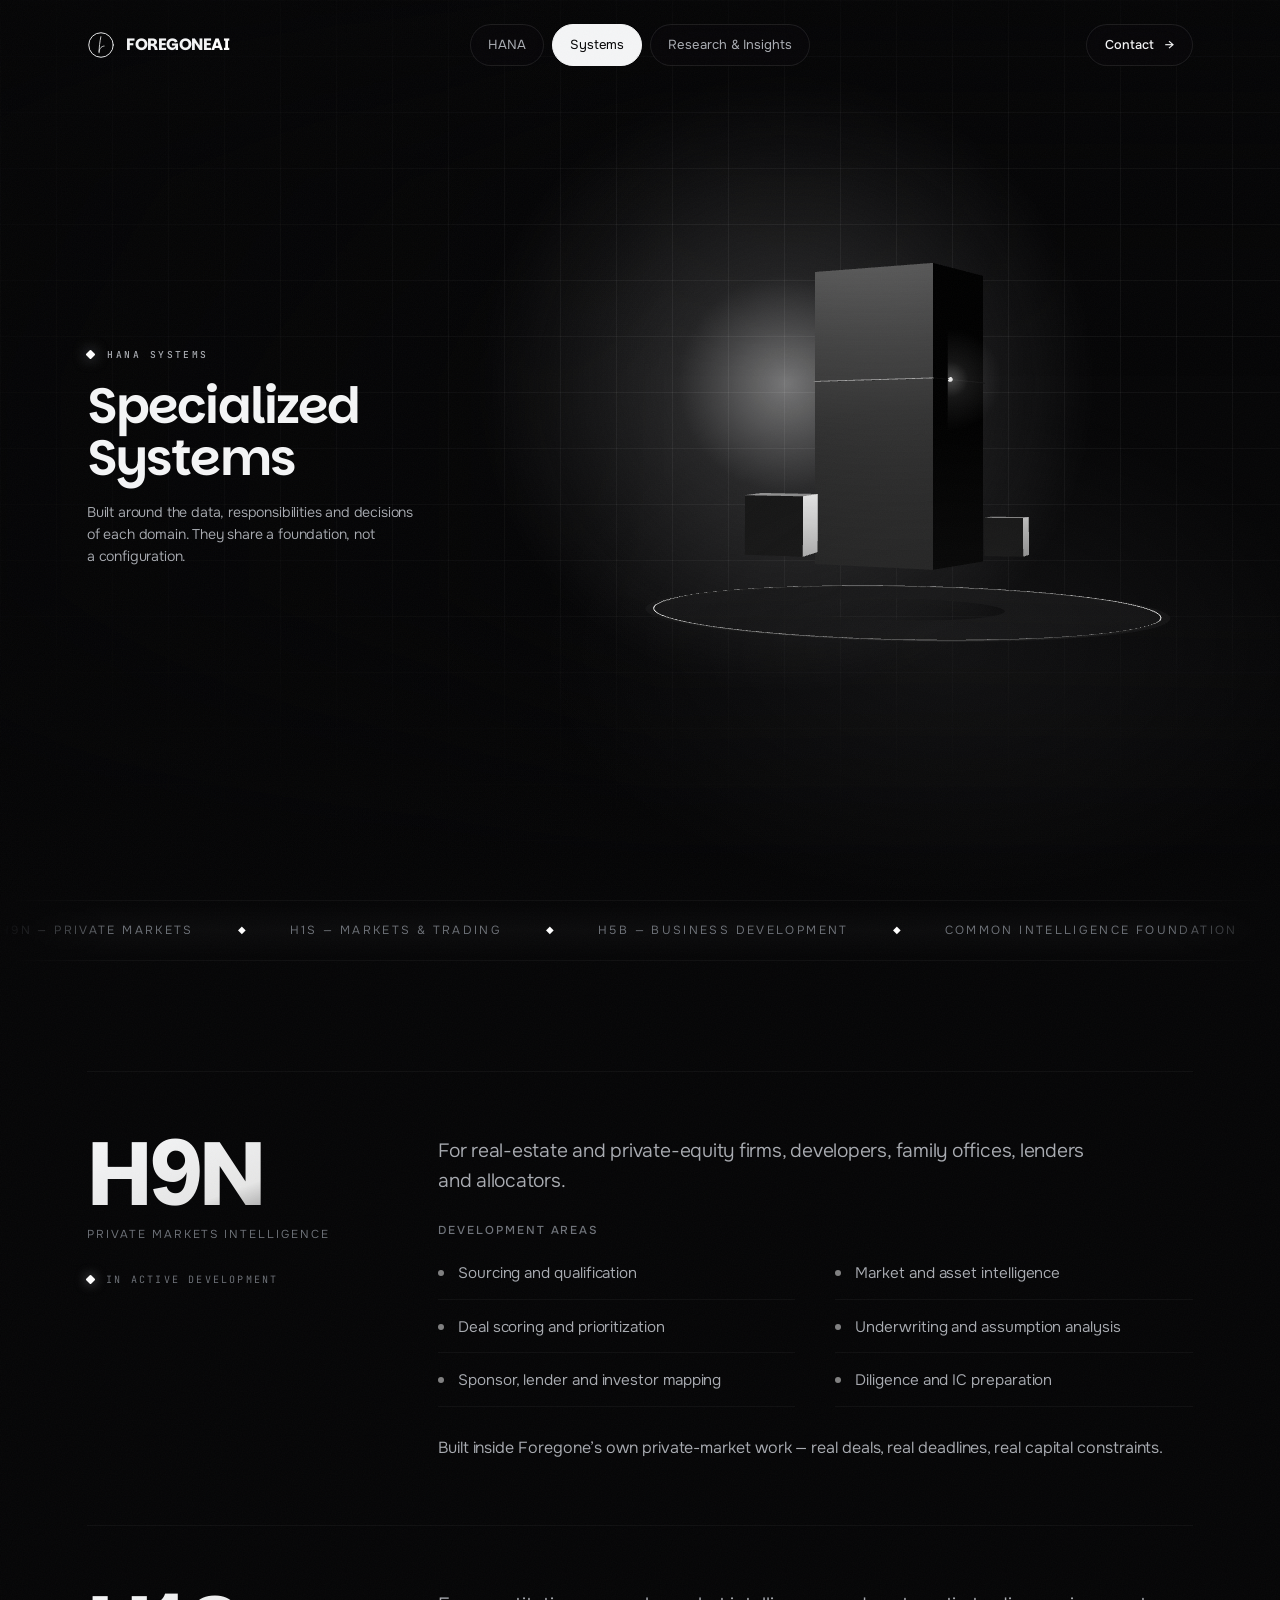
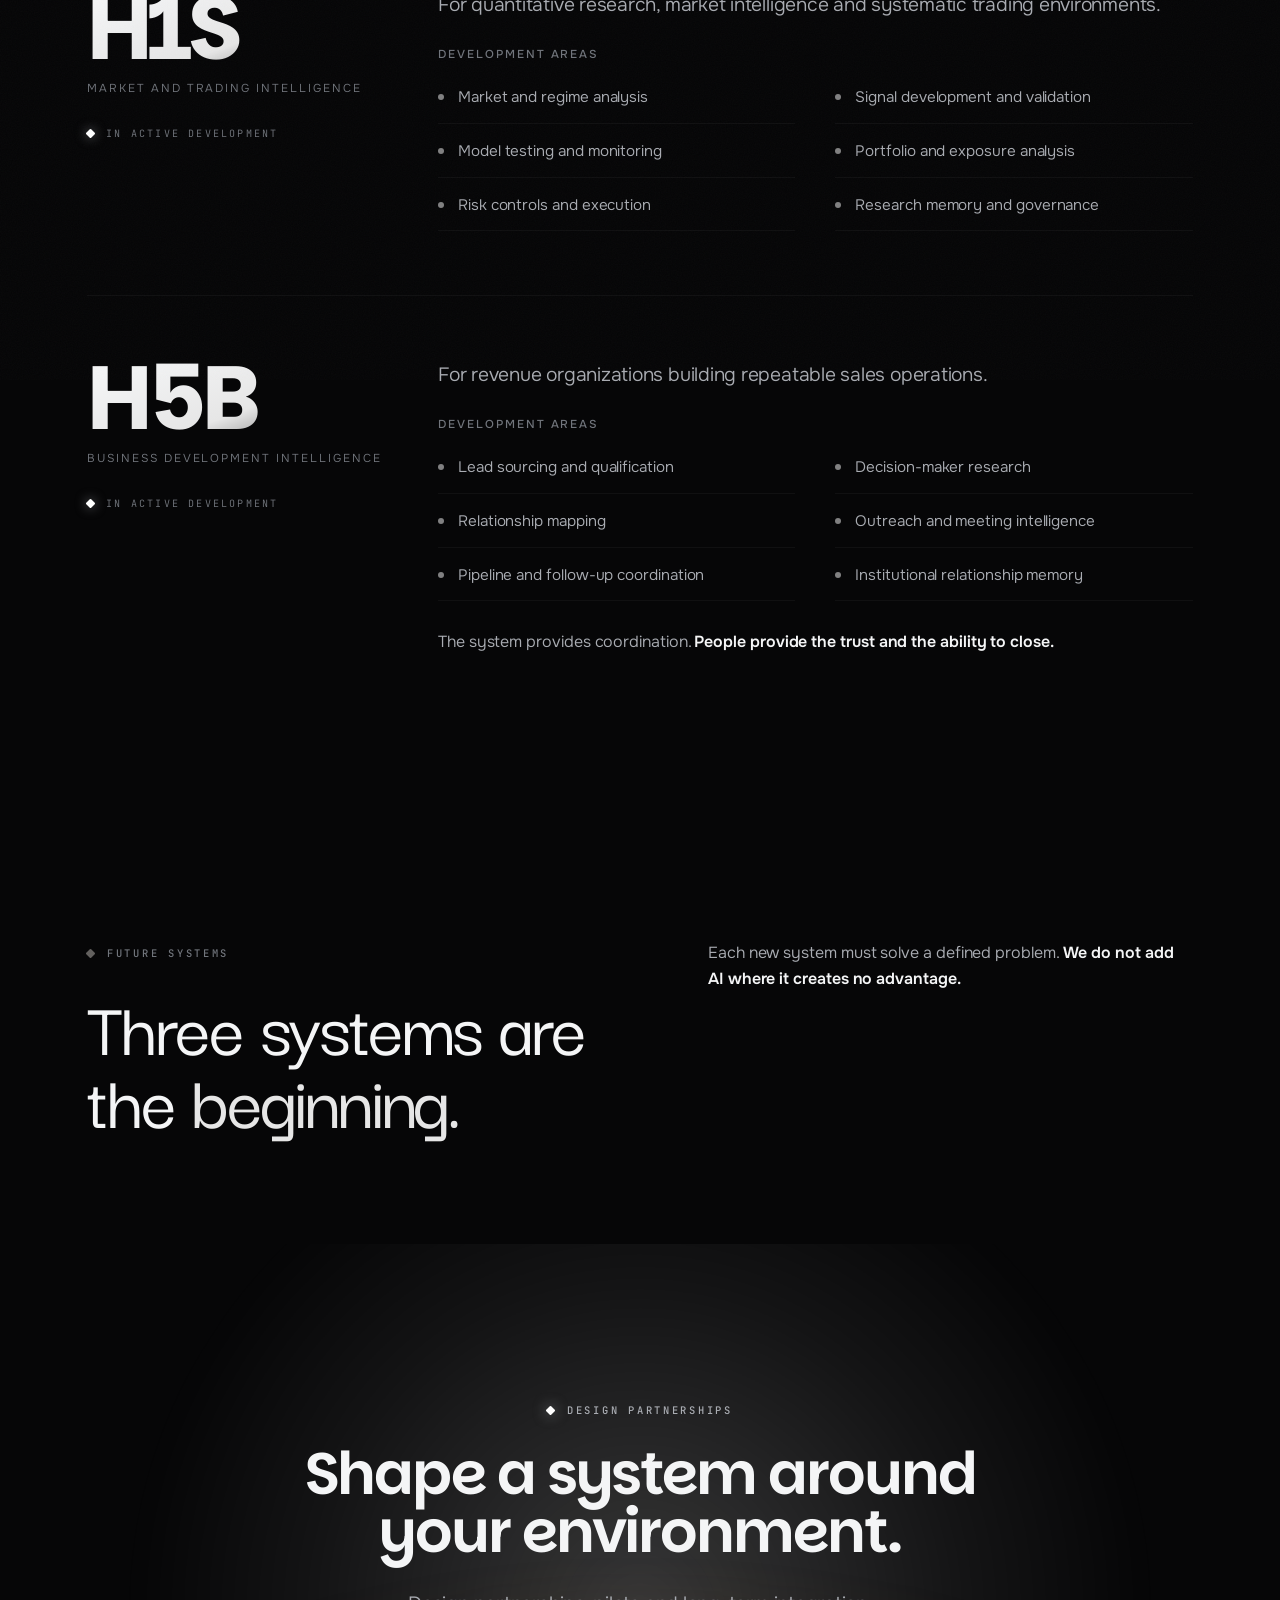
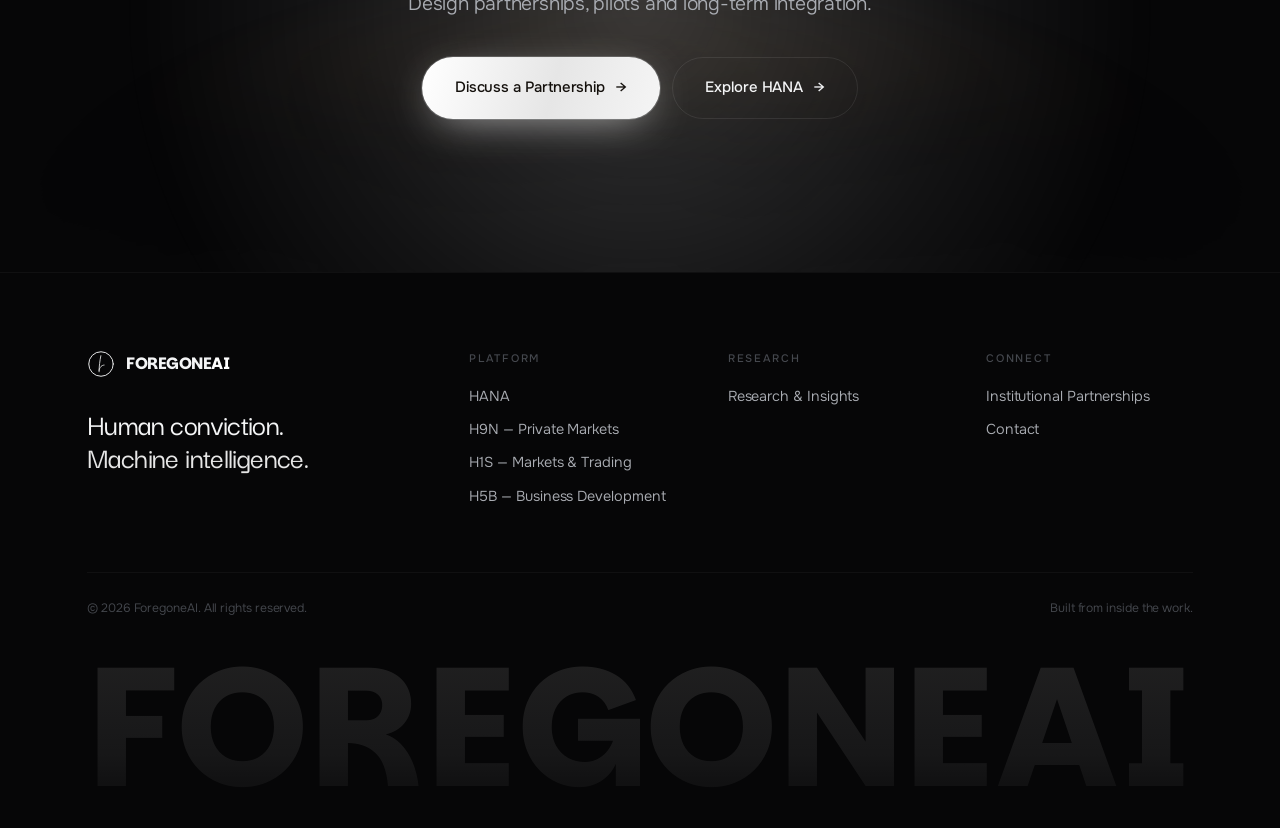
<file: systems/index.html>
<!DOCTYPE html>
<html lang="en">
<head>
<meta charset="utf-8">
<meta name="viewport" content="width=device-width, initial-scale=1, viewport-fit=cover">
<title>HANA Systems — H9N, H1S, H5B | ForegoneAI</title>
<meta name="description" content="H9N for private markets, H1S for markets and trading, H5B for business development. Specialized intelligence on a common architecture.">
<meta name="theme-color" content="#08070A">
<meta property="og:title" content="HANA Systems — H9N, H1S, H5B | ForegoneAI">
<meta property="og:description" content="H9N for private markets, H1S for markets and trading, H5B for business development. Specialized intelligence on a common architecture.">
<meta property="og:type" content="website">
<meta property="og:image" content="../assets/img/villa-dusk.webp">
<link rel="icon" href="../assets/img/favicon.svg" type="image/svg+xml">
<link rel="apple-touch-icon" href="../assets/img/apple-touch-icon.png">
<link rel="preload" href="../assets/fonts/Onest-Variable.woff" as="font" type="font/woff" crossorigin>
<link rel="preload" href="../assets/fonts/Parkinsans-Variable.woff" as="font" type="font/woff" crossorigin>
<link rel="preconnect" href="https://fonts.googleapis.com">
<link rel="preconnect" href="https://fonts.gstatic.com" crossorigin>
<link rel="stylesheet" href="https://fonts.googleapis.com/css2?family=JetBrains+Mono:wght@400;500;600&display=swap">
<link rel="stylesheet" href="../assets/css/main.css">
</head>
<body>
<div class="bg-grid" aria-hidden="true"></div>
<a class="skip" href="#main">Skip to content</a>
<div class="grain" aria-hidden="true"></div>
<div class="progress" aria-hidden="true"></div>

<header class="nav">
  <div class="wrap nav__in">
    <a class="brand" href="../" aria-label="ForegoneAI &mdash; home">
      <svg class="brand__mark" viewBox="0 0 48 48" fill="none" stroke="currentColor"
           stroke-linecap="round" stroke-linejoin="round" aria-hidden="true">
        <circle cx="24" cy="24" r="21" stroke-width="1.61"/>
        <path d="M23.72 9.80C22.02 19.19 20.69 27.28 20.68 37.33" stroke-width="1.39"/>
        <path d="M20.73 34.92C21.53 28.75 25.81 25.98 29.28 25.81" stroke-width="1.39"/>
      </svg>
      <span>FOREGONE<em>AI</em></span>
    </a>
    <nav aria-label="Primary">
      <ul class="nav__links">
        <li><a href="https://hanasi.io/">HANA</a></li>
        <li><a href="../systems/">Systems</a></li>
        <li><a href="../research/">Research &amp; Insights</a></li>
      </ul>
    </nav>
    <div class="nav__cta">
      <a class="btn btn--sm" href="../contact/">Contact <span class="arw" aria-hidden="true">&rarr;</span></a>
      <button class="burger" aria-label="Open menu" aria-expanded="false" aria-controls="drawer">
        <span></span><span></span>
      </button>
    </div>
  </div>
</header>

<div class="drawer" id="drawer" aria-hidden="true">
  <nav aria-label="Mobile">
    <ul class="drawer__links">
      <li><a href="../"><i>01</i> Home</a></li>
      <li><a href="https://hanasi.io/"><i>02</i> HANA</a></li>
      <li><a href="../systems/"><i>03</i> Systems</a></li>
      <li><a href="../research/"><i>04</i> Research &amp; Insights</a></li>
      <li><a href="../contact/"><i>05</i> Contact</a></li>
    </ul>
  </nav>
  <div class="drawer__foot">
    <span>Human conviction. Machine intelligence.</span>
    <a href="../contact/" class="tlink">Start a conversation <span class="arw">&rarr;</span></a>
  </div>
</div>

<main id="main">

<section class="hero hero--sub hero--stage">
  <div class="hero__grid-bg" aria-hidden="true"></div>
  <canvas class="hero__gl" data-gl="lattice" aria-hidden="true"></canvas>
  <div class="hero__scrim" aria-hidden="true"></div>
  <div class="hero__in wrap">
    <div class="stage">
      <div class="stage__copy">
        <p class="eyebrow eyebrow--dot">HANA Systems</p>
        <h1 class="d1 d1--lead rv-stack" data-scramble>
          <span class="rv-line"><span>Specialized</span></span>
          <span class="rv-line"><span>Systems</span></span>
        </h1>
        <p class="lede mt-m" data-rv data-rv-delay="0.4">Built around the data, responsibilities and decisions of each domain. They share a foundation, not a configuration.</p>
      </div>
    </div>
  </div>
</section>

<div class="marquee" aria-hidden="true">
  <div class="marquee__track">
    <div>
      <span>H9N &mdash; Private Markets</span><i>&#9670;</i>
      <span>H1S &mdash; Markets &amp; Trading</span><i>&#9670;</i>
      <span>H5B &mdash; Business Development</span><i>&#9670;</i>
      <span>Common Intelligence Foundation</span><i>&#9670;</i>
    </div>
  </div>
</div>

<section class="section">
  <div class="wrap">

    <article class="sys" id="h9n">
      <div data-rv="left">
        <div class="sys__code">H9N</div>
        <p class="sys__tag">Private Markets Intelligence</p>
        <span class="sys__status">In active development</span>
      </div>
      <div class="sys__body" data-rv data-rv-delay="0.1">
        <p class="lede">For real-estate and private-equity firms, developers, family offices, lenders and allocators.</p>
        <h4 class="mt-m">Development areas</h4>
        <ul class="ticks ticks--2">
          <li>Sourcing and qualification</li>
          <li>Market and asset intelligence</li>
          <li>Deal scoring and prioritization</li>
          <li>Underwriting and assumption analysis</li>
          <li>Sponsor, lender and investor mapping</li>
          <li>Diligence and IC preparation</li>
        </ul>
        <p class="body-lg mt-m">Built inside Foregone&rsquo;s own private-market work &mdash; real deals, real deadlines, real capital constraints.</p>
      </div>
    </article>
    <article class="sys" id="h1s">
      <div data-rv="left">
        <div class="sys__code">H1S</div>
        <p class="sys__tag">Market and Trading Intelligence</p>
        <span class="sys__status">In active development</span>
      </div>
      <div class="sys__body" data-rv data-rv-delay="0.1">
        <p class="lede">For quantitative research, market intelligence and systematic trading environments.</p>
        <h4 class="mt-m">Development areas</h4>
        <ul class="ticks ticks--2">
          <li>Market and regime analysis</li>
          <li>Signal development and validation</li>
          <li>Model testing and monitoring</li>
          <li>Portfolio and exposure analysis</li>
          <li>Risk controls and execution</li>
          <li>Research memory and governance</li>
        </ul>
      </div>
    </article>
    <article class="sys" id="h5b">
      <div data-rv="left">
        <div class="sys__code">H5B</div>
        <p class="sys__tag">Business Development Intelligence</p>
        <span class="sys__status">In active development</span>
      </div>
      <div class="sys__body" data-rv data-rv-delay="0.1">
        <p class="lede">For revenue organizations building repeatable sales operations.</p>
        <h4 class="mt-m">Development areas</h4>
        <ul class="ticks ticks--2">
          <li>Lead sourcing and qualification</li>
          <li>Decision-maker research</li>
          <li>Relationship mapping</li>
          <li>Outreach and meeting intelligence</li>
          <li>Pipeline and follow-up coordination</li>
          <li>Institutional relationship memory</li>
        </ul>
        <p class="body-lg mt-m">The system provides coordination. <strong>People provide the trust and the ability to close.</strong></p>
      </div>
    </article>
  </div>
</section>

<section class="section" id="future-systems">
  <div class="wrap">
    <div class="split split--wide-l split--top">
      <div>
        <p class="eyebrow" data-rv>Future Systems</p>
        <h2 class="statement" data-rv>Three systems are<br>the <em>beginning.</em></h2>
      </div>
      <div data-rv data-rv-delay="0.12">
        <p class="body-lg">
          Each new system must solve a defined problem. <strong>We do not add AI where it
          creates no advantage.</strong>
        </p>
      </div>
    </div>
  </div>
</section>

<section class="cta">
  <div class="cta__glow" aria-hidden="true"></div>
  <canvas class="cta__field" data-field aria-hidden="true"></canvas>
  <div class="wrap wrap--narrow">
    <p class="eyebrow eyebrow--dot" data-rv style="justify-content:center">Design Partnerships</p>
    <h2 class="d2" data-rv>Shape a system around your environment.</h2>
    <p class="lede mt-m" data-rv data-rv-delay="0.1">Design partnerships, pilots and long-term integration.</p>
    <div class="btn-row" data-rv data-rv-delay="0.18">
      <a class="btn btn--primary btn--lg" href="../contact/#partnership">Discuss a Partnership <span class="arw" aria-hidden="true">&rarr;</span></a>
      <a class="btn btn--lg" href="https://hanasi.io/">Explore HANA <span class="arw" aria-hidden="true">&rarr;</span></a>
    </div>
  </div>
</section>

</main>

<footer class="foot">
  <div class="wrap">
    <div class="foot__grid">
      <div>
        <a class="brand" href="../">
          <svg class="brand__mark" viewBox="0 0 48 48" fill="none" stroke="currentColor"
               stroke-linecap="round" stroke-linejoin="round" aria-hidden="true">
            <circle cx="24" cy="24" r="21" stroke-width="1.61"/>
            <path d="M23.72 9.80C22.02 19.19 20.69 27.28 20.68 37.33" stroke-width="1.39"/>
            <path d="M20.73 34.92C21.53 28.75 25.81 25.98 29.28 25.81" stroke-width="1.39"/>
          </svg>
          <span>FOREGONE<em>AI</em></span>
        </a>
        <p class="foot__tag">Human conviction.<br><em>Machine intelligence.</em></p>
      </div>
      <div>
        <h4>Platform</h4>
        <ul>
          <li><a href="https://hanasi.io/">HANA</a></li>
          <li><a href="../systems/#h9n">H9N &mdash; Private Markets</a></li>
          <li><a href="../systems/#h1s">H1S &mdash; Markets &amp; Trading</a></li>
          <li><a href="../systems/#h5b">H5B &mdash; Business Development</a></li>
        </ul>
      </div>
      <div>
        <h4>Research</h4>
        <ul>
          <li><a href="../research/">Research &amp; Insights</a></li>
        </ul>
      </div>
      <div>
        <h4>Connect</h4>
        <ul>
          <li><a href="../contact/#partnership">Institutional Partnerships</a></li>
          <li><a href="../contact/">Contact</a></li>
        </ul>
      </div>
    </div>
    <div class="foot__bar">
      <span>&copy; <span data-year>2026</span> ForegoneAI. All rights reserved.</span>
      <span>Built from inside the work.</span>
    </div>
    <svg class="foot__word" viewBox="0 0 918 112" preserveAspectRatio="xMidYMid meet" aria-hidden="true">
      <defs>
        <linearGradient id="footWordFade" x1="0" y1="0" x2="0" y2="1">
          <stop offset="0" stop-color="#EDE8E1" stop-opacity=".13"/>
          <stop offset=".62" stop-color="#FFFFFF" stop-opacity=".07"/>
          <stop offset="1" stop-color="#FFFFFF" stop-opacity="0"/>
        </linearGradient>
      </defs>
      <text x="459" y="105" text-anchor="middle" textLength="918" lengthAdjust="spacing">FOREGONEAI</text>
    </svg>
  </div>
</footer>

<script src="../assets/js/vendor/three.min.js" defer></script>
<script src="../assets/js/main.js" defer></script>
</body>
</html>
</file>
<file: assets/css/main.css>
/* ==========================================================================
   ForegoneAI — HANA
   Design system
   ========================================================================== */

/* ---------- Fonts ---------- */
@font-face {
  font-family: "Parkinsans";
  src: url("../fonts/Parkinsans-Variable.woff") format("woff-variations"),
       url("../fonts/Parkinsans-Variable.woff") format("woff");
  font-weight: 300 800;
  font-display: swap;
}
@font-face {
  font-family: "Onest";
  src: url("../fonts/Onest-Variable.woff") format("woff-variations"),
       url("../fonts/Onest-Variable.woff") format("woff");
  font-weight: 100 900;
  font-display: swap;
}
@font-face {
  font-family: "Darker Grotesque";
  src: url("../fonts/DarkerGrotesque-Variable.woff") format("woff-variations"),
       url("../fonts/DarkerGrotesque-Variable.woff") format("woff");
  font-weight: 300 900;
  font-display: swap;
}

/* ---------- Tokens ---------- */
:root {
  /* surfaces */
  --bg:          #060607;
  --bg-1:        #0A0A0C;
  --bg-2:        #0E0E11;
  --bg-raise:    #141417;
  --line:        rgba(255, 255, 255, 0.085);
  --line-soft:   rgba(255, 255, 255, 0.045);
  --glass:       rgba(255, 255, 255, 0.025);

  /* ink — a pure neutral ramp; the reference has no hue anywhere in it */
  --ink:         #F4F5F6;
  --ink-2:       #A9ACB2;
  --ink-3:       #71757C;
  --ink-4:       #45484E;

  /* accents pulled from the HANA renders */
  --amber:       #E6E6E6;
  --amber-hot:   #FFFFFF;
  --amber-soft:  #F5F5F5;
  --amber-deep:  #4D4D4D;
  --dusk-teal:   #A6A6A6;
  --dusk-rose:   #C4C4C4;
  --concrete:    #8C8C8C;

  --amber-glow:  0 0 0 1px rgba(255,255,255,.28), 0 8px 40px -8px rgba(255,255,255,.35);

  /* signature glow accent — used sparingly: live states, data, geometry */
  /* the accent is light itself — one white source, used sparingly */
  --glow:        #FFFFFF;
  --glow-soft:   #E8EDF3;
  --glow-deep:   #5A6068;
  --glow-rgb:    236, 241, 247;

  /* type */
  --f-display: "Parkinsans", "Helvetica Neue", Arial, sans-serif;
  --f-body:    "Onest", "Helvetica Neue", Arial, sans-serif;
  --f-alt:     "Darker Grotesque", "Onest", sans-serif;
  --f-mono:    "JetBrains Mono", ui-monospace, "SF Mono", Menlo, Consolas, monospace;

  /* rhythm */
  --gutter: clamp(22px, 6.8vw, 96px);
  --maxw: 1400px;
  --nav-h: 74px;      /* 16px pad + 58px bar — the line the hero hangs from */
  --sec-y: clamp(76px, 8.6vw, 136px);

  /* motion */
  --e-out: cubic-bezier(.16, 1, .3, 1);
  --e-io:  cubic-bezier(.65, .05, .36, 1);
}

/* ---------- Reset ---------- */
*, *::before, *::after { box-sizing: border-box; }
* { margin: 0; padding: 0; }
html {
  scroll-behavior: smooth;
  -webkit-text-size-adjust: 100%;
}
body {
  background: var(--bg);
  color: var(--ink);
  font-family: var(--f-body);
  font-size: clamp(15px, 1.02vw, 17px);
  line-height: 1.62;
  font-weight: 350;
  letter-spacing: -0.005em;
  -webkit-font-smoothing: antialiased;
  -moz-osx-font-smoothing: grayscale;
  overflow-x: hidden;
  text-rendering: optimizeLegibility;
}
img, video, canvas, svg { display: block; max-width: 100%; }
a { color: inherit; text-decoration: none; }
button, input, textarea, select { font: inherit; color: inherit; }
::selection { background: var(--glow); color: #0A0806; }

/* Focus */
:focus-visible {
  outline: 2px solid var(--glow);
  outline-offset: 3px;
  border-radius: 2px;
}
/* a section link focuses the section itself, which needs no ring */
[tabindex="-1"]:focus { outline: none; }

/* Scrollbar */
::-webkit-scrollbar { width: 10px; }
::-webkit-scrollbar-track { background: var(--bg); }
::-webkit-scrollbar-thumb {
  background: #241F1B;
  border: 3px solid var(--bg);
  border-radius: 10px;
}
::-webkit-scrollbar-thumb:hover { background: var(--amber-deep); }

/* ---------- Layout ---------- */
.wrap {
  width: 100%;
  max-width: var(--maxw);
  margin-inline: auto;
  padding-inline: var(--gutter);
}
.wrap--narrow { max-width: 940px; }
/* keep anchor targets clear of the fixed nav */
[id] { scroll-margin-top: clamp(92px, 12vh, 132px); }
.section { padding-block: var(--sec-y); position: relative; }
.section--tight { padding-block: clamp(56px, 7vw, 104px); }
.section--flush-t { padding-top: 0; }
.section--flush-b { padding-bottom: 0; }
.hr {
  height: 1px;
  background: var(--line-soft);
  border: 0;
}

/* ---------- Typography ---------- */
.display,
h1, h2, h3 {
  font-family: var(--f-display);
  font-weight: 600;
  line-height: 0.98;
  letter-spacing: -0.035em;
  text-wrap: balance;
}
.d1 { font-size: clamp(2.9rem, 7.4vw, 6.4rem); font-weight: 600; }
.d2 { font-size: clamp(2.1rem, 4.6vw, 3.85rem); }
.d3 { font-size: clamp(1.55rem, 2.6vw, 2.25rem); letter-spacing: -0.028em; line-height: 1.06; }
.d4 {
  font-family: var(--f-body);
  font-size: clamp(1.05rem, 1.35vw, 1.2rem);
  font-weight: 500;
  letter-spacing: -0.015em;
  line-height: 1.3;
}

.lede {
  font-size: clamp(1.06rem, 1.5vw, 1.32rem);
  line-height: 1.55;
  color: var(--ink-2);
  font-weight: 340;
  letter-spacing: -0.012em;
  text-wrap: pretty;
}
.body-lg { font-size: clamp(1rem, 1.15vw, 1.09rem); color: var(--ink-2); }
p { color: var(--ink-2); text-wrap: pretty; }
p + p { margin-top: 1.05em; }
.ink   { color: var(--ink); }
.muted { color: var(--ink-3); }
strong, b { color: var(--ink); font-weight: 600; }

/* statement type — Darker Grotesque, very large */
.statement {
  font-family: var(--f-alt);
  font-weight: 500;
  font-size: clamp(2.4rem, 6.2vw, 5.4rem);
  line-height: 0.92;
  letter-spacing: -0.028em;
  color: var(--ink);
  text-wrap: balance;
}
.statement em {
  font-style: normal;
  color: var(--amber);
}

/* eyebrow / section index */
/* Section label — an editorial kicker, not a chip. A hairline rule that
   fades out, then wide-tracked small caps. Labels shouldn't look clickable. */
.eyebrow {
  display: inline-flex;
  align-items: center;
  gap: 13px;
  font-family: var(--f-mono);
  font-size: 0.655rem;
  font-weight: 500;
  letter-spacing: 0.26em;
  text-transform: uppercase;
  color: var(--ink-3);
  margin-bottom: 26px;
}
.eyebrow::before {
  content: "";
  width: 7px; height: 7px;
  border-radius: 1px;
  transform: rotate(45deg);
  background: rgba(237, 232, 225, .4);
  flex: none;
}
/* accent variant — the rule carries the signature colour instead of a lamp */
.eyebrow--dot {
  padding: 0;
  border: 0;
  border-radius: 0;
  background: none;
  color: var(--ink-2);
}
.eyebrow--dot::before {
  width: 7px; height: 7px;
  border-radius: 1px;
  transform: rotate(45deg);
  background: var(--glow);
  box-shadow: 0 0 14px rgba(var(--glow-rgb), .5);
}
@keyframes pulse {
  0%,100% { opacity: 1; transform: scale(1); }
  50%     { opacity: .45; transform: scale(.8); }
}

.sec-head { max-width: 78ch; }
.sec-head .d2 + .lede { margin-top: 22px; }

/* ---------- Buttons ---------- */
.btn {
  --pad: 15px 26px;
  position: relative;
  display: inline-flex;
  align-items: center;
  gap: 11px;
  padding: var(--pad);
  border-radius: 100px;
  border: 1px solid var(--line);
  font-size: 0.875rem;
  font-weight: 500;
  letter-spacing: -0.005em;
  color: var(--ink);
  background: transparent;
  cursor: pointer;
  overflow: hidden;
  isolation: isolate;
  transition: color .45s var(--e-out), border-color .45s var(--e-out), transform .45s var(--e-out);
  white-space: nowrap;
}
.btn::after {
  content: "";
  position: absolute; inset: 0;
  z-index: -1;
  background: linear-gradient(105deg, var(--amber-hot), var(--amber) 55%, var(--amber-soft));
  transform: translateY(101%);
  transition: transform .55s var(--e-out);
}
.btn:hover { color: #14100C; border-color: transparent; }
.btn:hover::after { transform: translateY(0); }
.btn:active { transform: scale(.975); }
.btn .arw { transition: transform .45s var(--e-out); }
.btn:hover .arw { transform: translateX(4px); }

.btn--primary {
  color: #14100C;
  border-color: transparent;
  background: linear-gradient(105deg, var(--amber-hot), var(--amber) 55%, var(--amber-soft));
  box-shadow: 0 10px 44px -14px rgba(255,255,255,.75), 0 0 0 1px rgba(var(--glow-rgb), .18);
}
.btn--primary::after {
  background: var(--ink);
  transform: translateY(101%);
}
.btn--primary:hover { color: #0A0806; }
.btn--lg { --pad: 18px 32px; font-size: 0.93rem; }
.btn--sm { --pad: 10px 18px; font-size: 0.8rem; }

.btn-row {
  display: flex;
  flex-wrap: wrap;
  gap: 12px;
  margin-top: 38px;
}

/* text link with underline sweep */
.tlink {
  display: inline-flex;
  align-items: center;
  gap: 9px;
  font-size: .875rem;
  font-weight: 500;
  color: var(--amber);
  padding-bottom: 3px;
  background-image: linear-gradient(var(--amber), var(--amber));
  background-size: 0% 1px;
  background-repeat: no-repeat;
  background-position: 0 100%;
  transition: background-size .5s var(--e-out);
}
.tlink:hover { background-size: 100% 1px; }
.tlink .arw { transition: transform .4s var(--e-out); }
.tlink:hover .arw { transform: translateX(4px); }

/* ---------- Sitewide technical grid backdrop ---------- */
.bg-grid {
  position: fixed;
  inset: 0;
  z-index: -1;
  pointer-events: none;
  background-image:
    linear-gradient(rgba(255,255,255,.035) 1px, transparent 1px),
    linear-gradient(90deg, rgba(255,255,255,.035) 1px, transparent 1px);
  background-size: 56px 56px;
  -webkit-mask-image: radial-gradient(135% 105% at 50% 0%, #000 22%, rgba(0,0,0,.45) 62%, transparent 100%);
  mask-image: radial-gradient(135% 105% at 50% 0%, #000 22%, rgba(0,0,0,.45) 62%, transparent 100%);
}

/* ---------- Grain + vignette overlays ---------- */
.grain {
  position: fixed;
  inset: -120%;
  z-index: 9998;
  pointer-events: none;
  opacity: .028;
  background-image: url("data:image/svg+xml,%3Csvg xmlns='http://www.w3.org/2000/svg' width='220' height='220'%3E%3Cfilter id='n'%3E%3CfeTurbulence type='fractalNoise' baseFrequency='.82' numOctaves='3' stitchTiles='stitch'/%3E%3C/filter%3E%3Crect width='100%25' height='100%25' filter='url(%23n)'/%3E%3C/svg%3E");
  animation: grainShift 7s steps(6) infinite;
  will-change: transform;
}
@keyframes grainShift {
  0%   { transform: translate(0,0); }
  20%  { transform: translate(-3%, 2%); }
  40%  { transform: translate(2%, -3%); }
  60%  { transform: translate(-2%, -2%); }
  80%  { transform: translate(3%, 1%); }
  100% { transform: translate(0,0); }
}

/* ---------- Progress bar ---------- */
.progress {
  position: fixed;
  top: 0; left: 0;
  height: 2px; width: 100%;
  transform-origin: 0 50%;
  transform: scaleX(0);
  background: linear-gradient(90deg, var(--glow-deep), var(--glow), var(--glow-soft));
  box-shadow: 0 0 10px rgba(var(--glow-rgb), .6);
  z-index: 900;
}

/* ==========================================================================
   Nav
   ========================================================================== */
.nav {
  position: fixed;
  inset: 0 0 auto 0;
  z-index: 800;
  padding-top: 16px;
}
.nav__in {
  display: grid;
  grid-template-columns: 1fr auto 1fr;
  align-items: center;
  gap: 20px;
  height: 58px;
}
.brand {
  display: inline-flex;
  align-items: center;
  gap: 11px;
  font-family: var(--f-display);
  font-weight: 700;
  font-size: 1.03rem;
  letter-spacing: -0.03em;
  flex: none;
  justify-self: start;
}
.brand__mark {
  width: 28px; height: 28px;
  flex: none;
  color: var(--ink);
  transition: color .45s var(--e-out), transform .6s var(--e-out);
}
.brand:hover .brand__mark { color: var(--glow); transform: scale(1.06); }
.brand em { font-style: normal; color: var(--glow); }

.nav__links {
  display: flex;
  align-items: center;
  gap: 8px;
  list-style: none;
  justify-self: center;
}
.nav__links a {
  position: relative;
  display: block;
  padding: 9px 17px;
  font-size: .82rem;
  font-weight: 400;
  color: var(--ink-2);
  border-radius: 100px;
  border: 1px solid var(--line);
  background: rgba(10, 9, 12, .55);
  backdrop-filter: blur(18px) saturate(140%);
  -webkit-backdrop-filter: blur(18px) saturate(140%);
  transition: color .35s var(--e-out), background .35s var(--e-out), border-color .35s var(--e-out);
}
.nav__links a:hover { color: var(--ink); border-color: var(--glow); }
.nav__links a.is-active {
  color: var(--bg);
  background: var(--ink);
  border-color: var(--ink);
}
.nav__cta {
  display: flex;
  align-items: center;
  gap: 10px;
  flex: none;
  justify-self: end;
}
.nav__cta .btn {
  border: 1px solid var(--line);
  background: rgba(10, 9, 12, .55);
  backdrop-filter: blur(18px) saturate(140%);
  -webkit-backdrop-filter: blur(18px) saturate(140%);
}

.burger {
  display: none;
  width: 42px; height: 42px;
  border: 1px solid var(--line);
  border-radius: 50%;
  background: transparent;
  cursor: pointer;
  position: relative;
}
.burger span {
  position: absolute;
  left: 12px; right: 12px;
  height: 1.2px;
  background: var(--ink);
  transition: transform .45s var(--e-out), opacity .3s;
}
.burger span:nth-child(1) { top: 17px; }
.burger span:nth-child(2) { top: 23px; }
body.menu-open .burger span:nth-child(1) { transform: translateY(3px) rotate(45deg); }
body.menu-open .burger span:nth-child(2) { transform: translateY(-3px) rotate(-45deg); }

/* mobile drawer */
.drawer {
  position: fixed;
  inset: 0;
  z-index: 790;
  background: var(--bg);
  padding: 100px var(--gutter) 40px;
  display: flex;
  flex-direction: column;
  justify-content: space-between;
  clip-path: inset(0 0 100% 0);
  transition: clip-path .7s var(--e-out);
  overflow-y: auto;
}
body.menu-open .drawer { clip-path: inset(0 0 0 0); }
body.menu-open { overflow: hidden; }
.drawer__links { list-style: none; }
.drawer__links li { overflow: hidden; border-bottom: 1px solid var(--line-soft); }
.drawer__links a {
  display: flex;
  align-items: baseline;
  gap: 14px;
  padding: 16px 0;
  font-family: var(--f-display);
  font-size: clamp(1.7rem, 8vw, 2.5rem);
  font-weight: 600;
  letter-spacing: -0.035em;
  transform: translateY(110%);
  transition: transform .7s var(--e-out), color .3s;
}
.drawer__links a:hover { color: var(--amber); }
.drawer__links a i {
  font-style: normal;
  font-family: var(--f-body);
  font-size: .68rem;
  letter-spacing: .16em;
  color: var(--ink-4);
}
body.menu-open .drawer__links a { transform: translateY(0); }
body.menu-open .drawer__links li:nth-child(1) a { transition-delay: .08s; }
body.menu-open .drawer__links li:nth-child(2) a { transition-delay: .14s; }
body.menu-open .drawer__links li:nth-child(3) a { transition-delay: .20s; }
body.menu-open .drawer__links li:nth-child(4) a { transition-delay: .26s; }
body.menu-open .drawer__links li:nth-child(5) a { transition-delay: .32s; }
body.menu-open .drawer__links li:nth-child(6) a { transition-delay: .38s; }
body.menu-open .drawer__links li:nth-child(7) a { transition-delay: .44s; }
.drawer__foot {
  margin-top: 40px;
  display: flex; flex-wrap: wrap; gap: 16px;
  justify-content: space-between; align-items: center;
  font-size: .78rem; color: var(--ink-3);
}

/* ==========================================================================
   Hero
   ========================================================================== */
.hero {
  position: relative;
  /* svh is the small viewport — the height with Safari's URL bar SHOWING — so
     the hero never grows taller than the screen and then shrink-jumps when the
     bar collapses. The vh line before it is the fallback for iOS below 15.4. */
  min-height: 100vh;
  min-height: 100svh;
  display: flex;
  align-items: flex-end;
  padding-bottom: clamp(48px, 7vw, 96px);
  padding-top: 130px;
  overflow: hidden;
  isolation: isolate;
}
/* every hero runs the same height, so the copy lands on the same line on every
   page — a shorter sub-page hero leaves its copy floating with dead space under
   it and reads as a different layout */
.hero--sub { min-height: 100vh; min-height: 100svh; }
/* every hero anchors its copy to the bottom-left, so the form has the whole
   upper frame to itself and the two read as one diagonal instead of two blocks
   at the same eye level */
.hero { padding-bottom: clamp(40px, 5.4vw, 74px); }
/* index.html hero visual stack (no video) — grid, 3D geometry, scanline */
/* soft light bloom behind the geometry — gives the object atmosphere and
   depth instead of flat wire-on-black */
.hero__aura {
  position: absolute;
  top: 54%; left: 50%;
  width: min(1180px, 94vw);
  aspect-ratio: 1;
  transform: translate(-50%, -50%);
  z-index: -7;
  pointer-events: none;
  background: radial-gradient(circle,
    rgba(var(--glow-rgb), .2),
    rgba(var(--glow-rgb), .07) 36%,
    transparent 68%);
  filter: blur(30px);
  animation: aura 12s var(--e-io) infinite;
}
@keyframes aura {
  0%,100% { transform: translate(-50%,-50%) scale(1);    opacity: 1; }
  50%     { transform: translate(-50%,-50%) scale(1.07); opacity: .8; }
}
.hero__grid-bg {
  position: absolute;
  inset: 0;
  z-index: -8;
  background-image:
    linear-gradient(rgba(255,255,255,.028) 1px, transparent 1px),
    linear-gradient(90deg, rgba(255,255,255,.028) 1px, transparent 1px);
  background-size: 56px 56px;
  -webkit-mask-image: radial-gradient(115% 85% at 50% 28%, #000 42%, transparent 88%);
  mask-image: radial-gradient(115% 85% at 50% 28%, #000 42%, transparent 88%);
}
.hero__gl {
  position: absolute;
  inset: 0;
  width: 100%;
  height: 100%;
  z-index: -6;
  pointer-events: none;
}
.hero__scan {
  position: absolute;
  inset: 0;
  z-index: -5;
  overflow: hidden;
  pointer-events: none;
  opacity: .6;
}
.hero__scan::before {
  content: "";
  position: absolute;
  left: 0; right: 0; top: -160px;
  height: 160px;
  background: linear-gradient(180deg, transparent, rgba(var(--glow-rgb), .12), transparent);
  animation: scan 9s linear infinite;
}
@keyframes scan {
  0%   { transform: translateY(0); }
  100% { transform: translateY(160vh); }
}

/* sub-pages still use a video-backed hero (unchanged) */
.hero__media {
  position: absolute;
  inset: 0;
  z-index: -3;
  overflow: hidden;
}
.hero__media video,
.hero__media img {
  width: 100%; height: 100%;
  object-fit: cover;
  transform: scale(1.06);
  will-change: transform;
}
.hero__scrim {
  position: absolute;
  inset: 0;
  z-index: -2;
  background:
    linear-gradient(180deg, rgba(6,6,7,.86) 0%, rgba(6,6,7,.32) 34%, rgba(6,6,7,.72) 72%, var(--bg) 100%),
    radial-gradient(120% 80% at 50% 100%, rgba(6,6,7,.86), transparent 62%);
}
/* index.html hero — directional scrim: heavy on the left so the copy sits on
   calm darkness, clearing to the right so the geometry reads at full presence */
.hero__scrim--thin {
  background:
    linear-gradient(90deg,
      rgba(6,6,7,.94) 0%,
      rgba(6,6,7,.88) 20%,
      rgba(6,6,7,.66) 36%,
      rgba(6,6,7,.38) 52%,
      rgba(6,6,7,.16) 68%,
      rgba(6,6,7,.05) 82%,
      transparent 92%),
    linear-gradient(180deg, rgba(6,6,7,.72) 0%, transparent 24%, transparent 60%, var(--bg) 100%);
}
/* ----------------------------------------------------------------------
   The stage — copy on the left, the object on the right.

   The two were sharing the same ground before, and a form lit this hard will
   always win that fight: its rim is the brightest thing on the page. Giving
   each a half removes the argument entirely, and the copy gets to sit on flat
   black where small type belongs.
   ---------------------------------------------------------------------- */
.hero--stage { align-items: center; padding-top: calc(var(--nav-h) + 4px); }
.hero--stage .hero__in { width: 100%; }

.stage {
  display: grid;
  grid-template-columns: minmax(0, 1fr) minmax(0, 1fr);
  align-items: center;
  gap: clamp(24px, 5vw, 72px);
}
.stage__copy { max-width: 470px; }
.stage__copy .eyebrow { margin-bottom: 20px; }
.stage__copy .d1 {
  font-size: clamp(2.1rem, 3.9vw, 3.3rem);
  letter-spacing: -0.038em;
  line-height: 1.04;
  margin-bottom: 0;
}
.stage__copy .lede {
  margin-top: clamp(14px, 2vh, 22px);
  max-width: 40ch;
  font-size: clamp(.88rem, 1vw, 1rem);
  color: var(--ink-2);
}
.stage__copy .btn-row { margin-top: clamp(20px, 3vh, 32px); }

/* the short index, under the copy in the same column */
.stage__index {
  list-style: none;
  display: grid;
  grid-auto-flow: column;
  grid-auto-columns: 1fr;
  gap: clamp(14px, 2vw, 26px);
  margin-top: clamp(26px, 4vh, 44px);
  padding-top: clamp(16px, 2.2vh, 22px);
  border-top: 1px solid var(--line-soft);
}
.stage__index a { display: grid; gap: 4px; color: inherit; }
.stage__k {
  font-family: var(--f-mono);
  font-size: .64rem;
  letter-spacing: .2em;
  text-transform: uppercase;
  color: var(--ink-4);
}
.stage__v { font-size: .82rem; color: var(--ink-2); line-height: 1.35; }
.stage__index a:hover .stage__v { color: var(--ink); }

/* the room: a low floor bloom under the object, and a bed under the copy */
.hero--stage .hero__scrim {
  background:
    radial-gradient(46% 40% at 74% 72%, rgba(255,255,255,.05), transparent 70%),
    linear-gradient(90deg, rgba(6,6,7,.72) 0%, rgba(6,6,7,.34) 34%, transparent 52%),
    linear-gradient(180deg, rgba(6,6,7,.80) 0%, rgba(6,6,7,.22) 20%, transparent 42%),
    linear-gradient(180deg, transparent 66%, rgba(6,6,7,.68) 88%, var(--bg) 100%);
}

@media (max-width: 860px) {
  /* stack: copy first, the object gets the lower half of the frame */
  .stage { grid-template-columns: minmax(0, 1fr); align-content: start; }
  .stage__copy { max-width: none; }
  .stage__index { grid-auto-flow: row; gap: 12px; }
  .stage__index a { grid-template-columns: 4.4rem 1fr; align-items: baseline; gap: 12px; }
}

.hero__net {
  position: absolute;
  inset: 0;
  width: 100%;
  height: 100%;
  z-index: -1;
  opacity: .5;
  pointer-events: none;
}
.hero__frame {
  position: absolute;
  inset: 0;
  z-index: 2;
  pointer-events: none;
}
.hero__frame i {
  position: absolute;
  width: 22px; height: 22px;
  border-color: rgba(var(--glow-rgb), .55);
}
.hero__frame i:nth-child(1) { top: 22px; left: var(--gutter); border-top: 1.5px solid; border-left: 1.5px solid; }
.hero__frame i:nth-child(2) { top: 22px; right: var(--gutter); border-top: 1.5px solid; border-right: 1.5px solid; }
.hero__frame i:nth-child(3) { bottom: 22px; left: var(--gutter); border-bottom: 1.5px solid; border-left: 1.5px solid; }
.hero__frame i:nth-child(4) { bottom: 22px; right: var(--gutter); border-bottom: 1.5px solid; border-right: 1.5px solid; }

.hero__in { width: 100%; position: relative; z-index: 1; }
.hero__grid {
  display: grid;
  grid-template-columns: minmax(0, 1.35fr) minmax(0, 1fr);
  gap: clamp(28px, 5vw, 72px);
  align-items: end;
}
/* index.html hero — text confined to one narrow column so the visual
   carries most of the screen, matching the reference layouts */
.hero__grid--solo { grid-template-columns: minmax(0, 1fr); }

/* Hero type sits a step below the page's display scale on purpose. The form is
   the subject of this frame; sizing the headline to match it makes the two
   compete, and the shape stops reading as the thing you look at first. */
/* A fixed measure for the hero copy. The layout centres the copy and the form
   as a pair, and it sizes that pair from this column rather than from however
   long a given page's headline happens to run — otherwise every page resolves
   to slightly different margins.

   The reserved height does the same job vertically. The block is anchored from
   its bottom, so without it a page carrying less copy — no button row, a
   one-line headline — starts further down, and the eyebrow that opens each page
   lands on a different line every time you navigate. Reserving the tallest
   block's height puts that first mark on one line across the site. */
.hero__copy {
  max-width: 430px;
  min-height: clamp(252px, 21vw, 272px);
}
/* buttons are not prose — they size to their labels rather than to the text
   measure, so a long pair doesn't stack and push the whole block taller than
   its neighbours' */
.hero__copy .btn-row {
  width: max-content;
  max-width: min(560px, calc(100vw - 2 * var(--gutter)));
}
.hero__copy .d1 {
  font-size: clamp(1.7rem, 2.9vw, 2.5rem);
  letter-spacing: -0.034em;
  line-height: 1.05;
  margin-bottom: 15px;
}
/* single-word lead headline gets to run larger than a stacked one */
.hero__copy .d1--lead {
  font-size: clamp(2.05rem, 4.2vw, 3.55rem);
  letter-spacing: -0.039em;
}
/* acronym lockup — the name at full scale, its expansion set quietly beneath
   it, rather than run on as one line that has to break mid-phrase */
.hl-expand {
  font-size: clamp(.85rem, 1.35vw, 1.25rem);
  font-weight: 400;
  letter-spacing: -0.006em;
  color: var(--ink-2);
}
.rv-line--sub { margin-top: clamp(12px, 1.3vw, 22px); }

/* dimmed first line — the light/bold headline pairing from the references */
.hl-soft { color: var(--ink-2); font-weight: 300; opacity: .85; }
.hero__copy .lede {
  font-size: clamp(.82rem, .92vw, .9rem);
  max-width: 36ch;
  line-height: 1.64;
}
.hero .d1 { margin-bottom: 18px; }
.hero .lede { max-width: 40ch; }
.hero .eyebrow { font-size: .6rem; margin-bottom: 18px; }
.hero__side {
  padding-bottom: 8px;
  border-left: 1px solid var(--line);
  padding-left: 26px;
}
.hero__side p { font-size: .96rem; }

/* headline char/word reveal.
   The overflow box needs room below the baseline or descenders (g, y, p, j)
   get sliced off — pad the box, then pull the space back with a negative margin
   so the visual line spacing is unchanged. */
.rv-line {
  display: block;
  overflow: hidden;
  padding-bottom: 0.16em;
  margin-bottom: -0.16em;
}
.rv-line > span {
  display: block;
  transform: translateY(125%);
  transition: transform 1.05s var(--e-out);
}
.rv-ready .rv-line > span { transform: translateY(0); }
.rv-line:nth-child(2) > span { transition-delay: .09s; }
.rv-line:nth-child(3) > span { transition-delay: .18s; }

/* ==========================================================================
   Reveal on scroll
   ========================================================================== */
[data-rv] {
  opacity: 0;
  transform: translateY(26px);
  transition: opacity .95s var(--e-out), transform .95s var(--e-out);
  will-change: opacity, transform;
}
[data-rv].in { opacity: 1; transform: none; }
[data-rv="fade"] { transform: none; }
[data-rv="left"]  { transform: translateX(-28px); }
[data-rv="right"] { transform: translateX(28px); }
[data-rv="scale"] { transform: scale(.96); }
[data-rv="clip"] {
  opacity: 1;
  transform: none;
  clip-path: inset(0 100% 0 0);
  transition: clip-path 1.15s var(--e-out);
}
[data-rv="clip"].in { clip-path: inset(0 0 0 0); }

/* ==========================================================================
   Marquee
   ========================================================================== */
.marquee {
  --dur: 46s;
  position: relative;
  overflow: hidden;
  border-block: 1px solid var(--line-soft);
  padding-block: 20px;
  background: linear-gradient(180deg, transparent, rgba(255,255,255,.028), transparent);
  -webkit-mask-image: linear-gradient(90deg, transparent, #000 9%, #000 91%, transparent);
  mask-image: linear-gradient(90deg, transparent, #000 9%, #000 91%, transparent);
}
.marquee__track {
  display: flex;
  width: max-content;
  animation: slide var(--dur) linear infinite;
}
.marquee:hover .marquee__track { animation-play-state: paused; }
.marquee__track > div {
  display: flex;
  align-items: center;
  gap: 44px;
  padding-right: 44px;
}
.marquee span {
  font-family: var(--f-body);
  font-size: .74rem;
  letter-spacing: .2em;
  text-transform: uppercase;
  color: var(--ink-3);
  white-space: nowrap;
}
.marquee i {
  font-style: normal;
  color: var(--glow);
  font-size: .6rem;
}
@keyframes slide { to { transform: translateX(-50%); } }

/* ==========================================================================
   Cards / grids
   ========================================================================== */
.grid { display: grid; gap: 1px; }
.g2 { grid-template-columns: repeat(2, minmax(0,1fr)); }
.g3 { grid-template-columns: repeat(3, minmax(0,1fr)); }
.g4 { grid-template-columns: repeat(4, minmax(0,1fr)); }
.grid--gap { gap: clamp(16px, 2vw, 26px); }

/* hairline grid: cells separated by 1px lines */
.grid--hair {
  background: var(--line-soft);
  border: 1px solid var(--line-soft);
  border-radius: 3px;
  overflow: hidden;
}
.grid--hair > * { background: var(--bg); }

.card {
  position: relative;
  padding: clamp(24px, 2.6vw, 38px);
  background: var(--bg);
  overflow: hidden;
  isolation: isolate;
  transition: background .55s var(--e-out);
}
.card::before {
  content: "";
  position: absolute;
  inset: 0;
  z-index: -1;
  background: radial-gradient(420px circle at var(--mx, 50%) var(--my, 0%), rgba(255,255,255,.09), transparent 62%);
  opacity: 0;
  transition: opacity .5s var(--e-out);
}
.card:hover::before { opacity: 1; }
.card__idx {
  font-family: var(--f-body);
  font-size: .68rem;
  letter-spacing: .18em;
  color: var(--ink-4);
  margin-bottom: 20px;
  display: block;
}
.card h3 { margin-bottom: 12px; }
.card p { font-size: .945rem; }
/* label-only card — no body copy, taller, title sits at the bottom */
.card--label {
  display: flex;
  flex-direction: column;
  justify-content: space-between;
  min-height: clamp(150px, 15vw, 200px);
}
.card--label .card__idx { margin-bottom: 0; }
.card--label h3 {
  margin-bottom: 0;
  font-family: var(--f-display);
  font-size: clamp(1.05rem, 1.5vw, 1.32rem);
  font-weight: 600;
  letter-spacing: -0.028em;
  line-height: 1.05;
  text-wrap: balance;
}
.card__ico {
  width: 34px; height: 34px;
  margin-bottom: 22px;
  color: var(--amber);
}

/* bordered/rounded variant */
.panel {
  border: 1px solid var(--line);
  border-radius: 4px;
  background: linear-gradient(180deg, var(--glass), transparent 60%);
  padding: clamp(24px, 3vw, 42px);
}
.panel--amber {
  border-color: rgba(255,255,255,.24);
  background: linear-gradient(160deg, rgba(255,255,255,.075), rgba(255,255,255,.01) 55%);
}

/* ---------- Split (text + media) ---------- */
.split {
  display: grid;
  grid-template-columns: repeat(2, minmax(0,1fr));
  gap: clamp(32px, 5vw, 88px);
  align-items: center;
}
.split--top { align-items: start; }
.split--wide-l { grid-template-columns: minmax(0,1.15fr) minmax(0,1fr); }
.split--wide-r { grid-template-columns: minmax(0,1fr) minmax(0,1.15fr); }
.split__media {
  position: relative;
  border-radius: 4px;
  overflow: hidden;
  border: 1px solid var(--line-soft);
}
.split__media img, .split__media video {
  width: 100%;
  aspect-ratio: 16 / 10;
  object-fit: cover;
  transform: scale(1.03);
  transition: transform 1.3s var(--e-out);
}
.split__media:hover img, .split__media:hover video { transform: scale(1.09); }
.split__media::after {
  content: "";
  position: absolute; inset: 0;
  background: linear-gradient(190deg, transparent 45%, rgba(6,6,7,.55));
  pointer-events: none;
}
.media-cap {
  position: absolute;
  left: 18px; bottom: 16px;
  z-index: 2;
  font-size: .68rem;
  letter-spacing: .16em;
  text-transform: uppercase;
  color: var(--ink-2);
}

/* ---------- Feature list w/ amber tick ---------- */
.ticks { list-style: none; display: grid; gap: 2px; }
.ticks li {
  position: relative;
  display: flex;
  gap: 14px;
  align-items: flex-start;
  padding: 13px 0;
  border-bottom: 1px solid var(--line-soft);
  font-size: .95rem;
  color: var(--ink-2);
  transition: color .4s var(--e-out), padding-left .4s var(--e-out);
}
.ticks li:hover { color: var(--ink); padding-left: 6px; }
.ticks li::before {
  content: "";
  flex: none;
  width: 6px; height: 6px;
  margin-top: 9px;
  border-radius: 50%;
  background: var(--amber);
  opacity: .55;
  transition: opacity .4s, box-shadow .4s;
}
.ticks li:hover::before { opacity: 1; box-shadow: 0 0 10px var(--amber); }
.ticks--2 { grid-template-columns: repeat(2, minmax(0,1fr)); column-gap: 40px; }

/* ---------- Numbered principle rows ---------- */
.rows { border-top: 1px solid var(--line-soft); }
.row {
  display: grid;
  grid-template-columns: 68px minmax(0, 1fr) minmax(0, 1.35fr);
  gap: clamp(16px, 3vw, 48px);
  align-items: start;
  padding-block: clamp(24px, 3vw, 40px);
  border-bottom: 1px solid var(--line-soft);
  position: relative;
  transition: background .5s var(--e-out);
}
.row::after {
  content: "";
  position: absolute;
  left: 0; bottom: -1px;
  height: 1px; width: 0;
  background: var(--amber);
  transition: width .8s var(--e-out);
}
.row:hover::after { width: 100%; }
.row__n {
  font-family: var(--f-body);
  font-size: .72rem;
  letter-spacing: .16em;
  color: var(--ink-4);
  padding-top: 6px;
}
.row h3 { font-size: clamp(1.1rem, 1.55vw, 1.35rem); letter-spacing: -0.025em; }
.row p { font-size: .95rem; }

/* ---------- Stats ---------- */
.stats {
  display: grid;
  grid-template-columns: repeat(4, minmax(0,1fr));
  gap: 1px;
  background: var(--line-soft);
  border-block: 1px solid var(--line-soft);
}
.stats > div { background: var(--bg); padding: clamp(22px, 2.6vw, 34px); }
.stat__v {
  font-family: var(--f-display);
  font-size: clamp(1.9rem, 3.4vw, 3rem);
  font-weight: 600;
  letter-spacing: -0.04em;
  line-height: 1;
  color: var(--ink);
  margin-bottom: 10px;
}
.stat__v em { font-style: normal; color: var(--glow); text-shadow: 0 0 18px rgba(var(--glow-rgb), .45); }
.stat__k {
  font-size: .72rem;
  letter-spacing: .15em;
  text-transform: uppercase;
  color: var(--ink-3);
}

/* ==========================================================================
   System cards (H9N / H1S / H5B)
   ========================================================================== */
.sys {
  position: relative;
  display: grid;
  grid-template-columns: minmax(0, 300px) minmax(0, 1fr);
  gap: clamp(24px, 4vw, 64px);
  padding-block: clamp(40px, 5vw, 76px);
  border-top: 1px solid var(--line-soft);
}
.sys__code {
  font-family: var(--f-display);
  font-size: clamp(3rem, 7vw, 5.6rem);
  font-weight: 700;
  line-height: .85;
  letter-spacing: -0.05em;
  background: linear-gradient(160deg, var(--ink) 8%, var(--amber) 58%, var(--amber-deep));
  -webkit-background-clip: text;
  background-clip: text;
  color: transparent;
  margin-bottom: 14px;
}
.sys__tag {
  font-size: .72rem;
  letter-spacing: .17em;
  text-transform: uppercase;
  color: var(--ink-3);
}
.sys__status {
  display: inline-flex;
  align-items: center;
  gap: 12px;
  margin-top: 20px;
  padding: 7px 0;
  border: 0;
  border-radius: 0;
  font-family: var(--f-mono);
  font-size: .63rem;
  letter-spacing: .22em;
  text-transform: uppercase;
  color: var(--ink-3);
}
.sys__status::before {
  content: "";
  width: 7px; height: 7px;
  border-radius: 1px;
  transform: rotate(45deg);
  background: var(--glow);
  box-shadow: 0 0 12px rgba(var(--glow-rgb), .5);
  flex: none;
}
.sys__body > p + .ticks,
.sys__body > p + h4 { margin-top: 26px; }
.sys__body h4 {
  font-family: var(--f-body);
  font-size: .72rem;
  letter-spacing: .17em;
  text-transform: uppercase;
  color: var(--ink-3);
  font-weight: 500;
  margin-bottom: 8px;
}

/* ==========================================================================
   Constellations — information mapped onto a rotating 3D form.
   The <ul> is the source of truth and the no-JS / no-WebGL fallback; JS adds
   .is-3d, which lifts the items onto the shape's projected vertices.
   ========================================================================== */
.cstl {
  position: relative;
  margin-top: clamp(26px, 4vw, 48px);
}
.cstl__gl {
  position: absolute;
  inset: 0;
  width: 100%;
  height: 100%;
  pointer-events: none;
}

/* --- fallback: a plain, readable list --- */
.cstl__nodes { list-style: none; }
.cstl__nodes > li {
  padding: 16px 0;
  border-bottom: 1px solid var(--line-soft);
}
.cstl__node {
  display: inline-block;
  font-family: var(--f-body);
  font-size: 1.02rem;
  font-weight: 500;
  letter-spacing: -0.015em;
  color: var(--ink);
  background: none;
  border: 0;
  padding: 0;
  text-align: left;
  cursor: pointer;
}
.cstl__node-b { font-size: .94rem; color: var(--ink-3); margin-top: 6px; }
.cstl__hint, .cstl__panel { display: none; }

/* --- 3D mode --- */
/* ----------------------------------------------------------------------
   The interactive index — callouts riding a rotating armature.

   No object in the middle: the vertices and the lines between them are the
   whole form. Anything sitting at the centre competed with the labels for the
   one part of the frame every one of them has to cross.
   ---------------------------------------------------------------------- */
.cstl.is-3d { height: clamp(430px, 62vh, 620px); }
.cstl.is-3d .cstl__nodes { position: absolute; inset: 0; margin: 0; }
.cstl.is-3d .cstl__nodes > li {
  position: absolute;
  left: 0; top: 0;
  padding: 0;
  border: 0;
  will-change: transform;
}
.cstl.is-3d .cstl__node-b { display: none; }

/* a measured callout: squared plate, precision tick on the leading edge */
.cstl.is-3d .cstl__node {
  position: relative;
  padding: 8px 14px;
  border: 1px solid var(--line);
  border-left: 3px solid var(--ink-2);
  border-radius: 4px;
  background: rgba(6, 6, 7, .88);
  backdrop-filter: blur(10px);
  -webkit-backdrop-filter: blur(10px);
  font-family: var(--f-mono);
  font-size: .64rem;
  letter-spacing: .17em;
  text-transform: uppercase;
  color: var(--ink-2);
  white-space: nowrap;
  cursor: pointer;
  transition: color .3s var(--e-out), border-color .3s var(--e-out),
              background .3s var(--e-out), letter-spacing .3s var(--e-out);
}
/* label sits left of its vertex — move the tick to the facing edge */
.cstl.is-3d li.is-left .cstl__node {
  border-left: 1px solid var(--line);
  border-right: 3px solid var(--ink-2);
}
.cstl.is-3d .cstl__node:hover,
.cstl.is-3d .cstl__node:focus-visible,
.cstl.is-3d li.is-on .cstl__node {
  color: var(--bg);
  background: var(--ink);
  border-color: var(--ink);
  letter-spacing: .2em;
}

.cstl.is-3d .cstl__hint {
  display: block;
  position: absolute;
  left: 0; bottom: 0;
  font-family: var(--f-mono);
  font-size: .64rem;
  letter-spacing: .16em;
  text-transform: uppercase;
  color: var(--ink-4);
}

/* --- the readout --- */
.cstl.is-3d .cstl__panel {
  display: block;
  position: absolute;
  left: 0; top: 0;
  width: min(330px, 76%);
  padding: 18px 20px;
  border: 1px solid var(--line);
  border-radius: 6px;
  background: rgba(6, 6, 7, .94);
  backdrop-filter: blur(14px);
  -webkit-backdrop-filter: blur(14px);
  opacity: 0;
  pointer-events: none;
  transition: opacity .28s var(--e-out);
  z-index: 200;
}
.cstl.is-3d .cstl__panel.is-on { opacity: 1; }
.cstl__panel .k {
  display: block;
  margin-bottom: 9px;
  font-family: var(--f-mono);
  font-size: .6rem;
  letter-spacing: .22em;
  text-transform: uppercase;
  color: var(--ink-4);
}
.cstl__panel h4 {
  font-family: var(--f-body);
  font-size: 1.02rem;
  font-weight: 500;
  letter-spacing: -.012em;
  line-height: 1.25;
  color: var(--ink);
}
.cstl__panel p {
  margin-top: 7px;
  font-size: .9rem;
  line-height: 1.55;
  color: var(--ink-3);
}

@media (max-width: 700px) {
  .cstl.is-3d .cstl__node { font-size: .58rem; padding: 6px 10px; letter-spacing: .12em; }
  .cstl.is-3d .cstl__panel { width: min(290px, 84vw); padding: 15px 17px; }
}

@media (max-width: 700px) {
  .cstl.is-3d .cstl__node { font-size: .6rem; padding: 6px 11px 6px 22px; }
  .cstl.is-3d .cstl__panel { width: min(300px, 84vw); padding: 16px 18px; }
}

/* ==========================================================================
   Insights index — filter bar + entry cards
   ========================================================================== */
.filters {
  display: flex;
  flex-wrap: wrap;
  gap: 8px;
  margin-bottom: clamp(26px, 3.2vw, 42px);
}
.filter {
  padding: 9px 17px;
  border: 1px solid var(--line);
  border-radius: 100px;
  background: rgba(10, 9, 12, .55);
  font-family: var(--f-mono);
  font-size: .68rem;
  letter-spacing: .13em;
  text-transform: uppercase;
  color: var(--ink-3);
  cursor: pointer;
  transition: color .35s var(--e-out), border-color .35s var(--e-out), background .35s var(--e-out);
}
.filter:hover { color: var(--ink); border-color: var(--glow); }
.filter.is-on {
  background: var(--ink);
  border-color: var(--ink);
  color: var(--bg);
}

.posts {
  display: grid;
  grid-template-columns: repeat(2, minmax(0, 1fr));
  gap: 1px;
  background: var(--line-soft);
  border: 1px solid var(--line-soft);
  border-radius: 3px;
  overflow: hidden;
}
.post {
  position: relative;
  display: flex;
  flex-direction: column;
  gap: 13px;
  padding: clamp(24px, 2.6vw, 36px);
  background: var(--bg);
  isolation: isolate;
  overflow: hidden;
  transition: background .5s var(--e-out);
}
.post::before {
  content: "";
  position: absolute;
  inset: 0;
  z-index: -1;
  background: radial-gradient(420px circle at var(--mx, 50%) var(--my, 0%), rgba(var(--glow-rgb), .07), transparent 62%);
  opacity: 0;
  transition: opacity .5s var(--e-out);
}
.post:hover::before { opacity: 1; }
.post.is-hidden { display: none; }

.post__meta {
  display: flex;
  align-items: center;
  gap: 12px;
  flex-wrap: wrap;
  font-family: var(--f-mono);
  font-size: .65rem;
  letter-spacing: .14em;
  text-transform: uppercase;
}
.post__cat  { color: var(--glow); }
.post__date { color: var(--ink-4); }
.post__tag {
  margin-left: auto;
  padding: 3px 9px;
  border: 1px dashed var(--line);
  border-radius: 2px;
  color: var(--ink-4);
  font-size: .58rem;
  letter-spacing: .18em;
}
.post h3 {
  font-family: var(--f-display);
  font-size: clamp(1.12rem, 1.7vw, 1.45rem);
  font-weight: 600;
  letter-spacing: -0.03em;
  line-height: 1.12;
}
.post p { font-size: .93rem; }
.post__more {
  margin-top: auto;
  padding-top: 6px;
  display: inline-flex;
  align-items: center;
  gap: 9px;
  font-family: var(--f-mono);
  font-size: .66rem;
  letter-spacing: .14em;
  text-transform: uppercase;
  color: var(--ink-3);
  transition: color .35s var(--e-out);
}
.post:hover .post__more { color: var(--ink); }
.post:hover .post__more .arw { transform: translateX(4px); }
.post__more .arw { transition: transform .4s var(--e-out); }

/* unpublished template entry — visibly provisional, never mistakable for live work */
.post--draft h3, .post--draft p { color: var(--ink-3); }
.post--draft .post__more { opacity: .5; }

.post__empty {
  margin-top: 26px;
  padding: 22px;
  border: 1px dashed var(--line);
  border-radius: 3px;
  text-align: center;
  font-family: var(--f-mono);
  font-size: .72rem;
  letter-spacing: .12em;
  text-transform: uppercase;
  color: var(--ink-4);
}

/* ==========================================================================
   Callout / quote band
   ========================================================================== */
.band {
  position: relative;
  overflow: hidden;
  isolation: isolate;
}
.band__bg {
  position: absolute;
  inset: 0;
  z-index: -2;
}
.band__bg img, .band__bg video {
  width: 100%; height: 100%;
  object-fit: cover;
  will-change: transform;
}
.band__scrim {
  position: absolute; inset: 0; z-index: -1;
  background:
    linear-gradient(90deg, rgba(6,6,7,.94) 8%, rgba(6,6,7,.6) 52%, rgba(6,6,7,.85)),
    linear-gradient(180deg, var(--bg), transparent 22%, transparent 78%, var(--bg));
}

.lines {
  display: grid;
  gap: 4px;
  font-size: clamp(1.05rem, 1.5vw, 1.3rem);
  color: var(--ink-2);
  font-weight: 340;
}
.lines b { color: var(--ink); font-weight: 500; }

/* ==========================================================================
   Contact form
   ========================================================================== */
.form { display: grid; gap: 20px; }
.field { display: grid; gap: 8px; }
.field label {
  font-size: .7rem;
  letter-spacing: .16em;
  text-transform: uppercase;
  color: var(--ink-3);
}
.field input,
.field select,
.field textarea {
  width: 100%;
  padding: 14px 16px;
  background: var(--glass);
  border: 1px solid var(--line);
  border-radius: 3px;
  font-size: .95rem;
  transition: border-color .35s var(--e-out), background .35s var(--e-out);
}
.field textarea { min-height: 132px; resize: vertical; }
.field input::placeholder, .field textarea::placeholder { color: var(--ink-4); }
.field input:focus, .field select:focus, .field textarea:focus {
  outline: none;
  border-color: var(--glow);
  background: rgba(var(--glow-rgb), .06);
}
.field select { appearance: none; cursor: pointer; }
.field--sel { position: relative; }
.field--sel::after {
  content: "";
  position: absolute;
  right: 17px; bottom: 21px;
  width: 7px; height: 7px;
  border-right: 1.4px solid var(--ink-3);
  border-bottom: 1.4px solid var(--ink-3);
  transform: rotate(45deg);
  pointer-events: none;
}
.field select option { background: var(--bg-raise); color: var(--ink); }
.form__row { display: grid; grid-template-columns: repeat(2, minmax(0,1fr)); gap: 20px; }
.form__note { font-size: .78rem; color: var(--ink-4); }
.form__ok {
  display: none;
  padding: 16px 18px;
  border: 1px solid rgba(var(--glow-rgb), .35);
  background: rgba(var(--glow-rgb), .08);
  border-radius: 3px;
  font-size: .9rem;
  color: var(--glow-soft);
}
.form__ok.show { display: block; }

/* contact detail list */
.deets { list-style: none; display: grid; gap: 1px; background: var(--line-soft); border-block: 1px solid var(--line-soft); }
.deets li { background: var(--bg); padding: 20px 0; display: grid; gap: 5px; }
.deets dt, .deets .k {
  font-size: .68rem; letter-spacing: .16em; text-transform: uppercase; color: var(--ink-4);
}
.deets .v { font-size: .98rem; color: var(--ink); }

/* ==========================================================================
   CTA
   ========================================================================== */
.cta {
  position: relative;
  text-align: center;
  padding-block: clamp(90px, 12vw, 180px);
  overflow: hidden;
  isolation: isolate;
}
.cta__glow {
  position: absolute;
  left: 50%; bottom: -46%;
  width: min(1100px, 130vw);
  aspect-ratio: 1;
  transform: translateX(-50%);
  z-index: -1;
  background: radial-gradient(circle, rgba(255,255,255,.20), rgba(255,255,255,.06) 42%, transparent 66%);
  filter: blur(14px);
  animation: breathe 9s var(--e-io) infinite;
}
@keyframes breathe {
  0%,100% { transform: translateX(-50%) scale(1); opacity: 1; }
  50%     { transform: translateX(-50%) scale(1.08); opacity: .78; }
}
.cta__field {
  position: absolute;
  inset: auto 0 0 0;
  width: 100%;
  height: 78%;
  z-index: -1;
  opacity: .5;
  pointer-events: none;
  -webkit-mask-image: radial-gradient(70% 90% at 50% 100%, #000, transparent 72%);
  mask-image: radial-gradient(70% 90% at 50% 100%, #000, transparent 72%);
}
.cta .btn-row { justify-content: center; }
.cta .lede { margin-inline: auto; max-width: 60ch; }

/* ==========================================================================
   Footer
   ========================================================================== */
.foot {
  border-top: 1px solid var(--line-soft);
  padding-top: clamp(48px, 6vw, 80px);
  padding-bottom: 34px;
  position: relative;
  overflow: hidden;
}
.foot__grid {
  display: grid;
  grid-template-columns: minmax(0, 1.6fr) repeat(3, minmax(0, 1fr));
  gap: clamp(28px, 4vw, 56px);
  padding-bottom: clamp(44px, 5vw, 72px);
}
.foot h4 {
  font-family: var(--f-body);
  font-size: .68rem;
  letter-spacing: .17em;
  text-transform: uppercase;
  color: var(--ink-4);
  font-weight: 500;
  margin-bottom: 16px;
}
.foot ul { list-style: none; display: grid; gap: 9px; }
.foot ul a {
  font-size: .9rem;
  color: var(--ink-2);
  transition: color .3s var(--e-out);
}
.foot ul a:hover { color: var(--amber); }
.foot__tag {
  font-family: var(--f-alt);
  font-size: clamp(1.4rem, 2.4vw, 2rem);
  font-weight: 500;
  letter-spacing: -0.02em;
  line-height: 1.05;
  margin-top: 22px;
  color: var(--ink);
}
.foot__tag em { font-style: normal; color: var(--amber); }
.foot__bar {
  display: flex;
  flex-wrap: wrap;
  gap: 14px;
  justify-content: space-between;
  align-items: center;
  padding-top: 26px;
  border-top: 1px solid var(--line-soft);
  font-size: .76rem;
  color: var(--ink-4);
}
.foot__bar a:hover { color: var(--ink-2); }

/* giant wordmark at the very bottom */
/* scales to the container width, so the whole word always fits — the old
   fixed vw sizing overflowed and .foot's overflow:hidden ate the "AI" */
.foot__word {
  display: block;
  width: 100%;
  height: auto;
  margin-top: 40px;
  user-select: none;
}
.foot__word text {
  font-family: var(--f-display);
  font-weight: 700;
  font-size: 140px;
  fill: url(#footWordFade);
}

/* ==========================================================================
   Utilities
   ========================================================================== */
.mt-s  { margin-top: 16px; }
.mt-m  { margin-top: 28px; }
.mt-l  { margin-top: clamp(36px, 5vw, 64px); }
.mb-l  { margin-bottom: clamp(36px, 5vw, 64px); }
.center { text-align: center; }
.hide { display: none; }
.sr {
  position: absolute; width: 1px; height: 1px;
  padding: 0; margin: -1px; overflow: hidden;
  clip: rect(0,0,0,0); white-space: nowrap; border: 0;
}
.skip {
  position: absolute; top: -60px; left: var(--gutter);
  z-index: 1000; padding: 10px 18px;
  background: var(--amber); color: #0A0806;
  border-radius: 0 0 4px 4px;
  transition: top .3s;
}
.skip:focus { top: 0; }

/* ==========================================================================
   Responsive
   ========================================================================== */
@media (max-width: 1080px) {
  .g4 { grid-template-columns: repeat(2, minmax(0,1fr)); }
  .stats { grid-template-columns: repeat(2, minmax(0,1fr)); }
  .foot__grid { grid-template-columns: repeat(2, minmax(0,1fr)); }
}

@media (max-width: 900px) {
  .nav__links { display: none; }
  .nav__cta .btn { display: none; }
  .burger { display: block; }
  .hero__grid { grid-template-columns: 1fr; }
  .hero__side {
    border-left: 0;
    border-top: 1px solid var(--line);
    padding-left: 0;
    padding-top: 22px;
  }
  .posts { grid-template-columns: 1fr; }
  .split, .split--wide-l, .split--wide-r { grid-template-columns: 1fr; }
  .split--rev .split__media { order: -1; }
  .g3 { grid-template-columns: repeat(2, minmax(0,1fr)); }
  .sys { grid-template-columns: 1fr; gap: 24px; }
  .row { grid-template-columns: 44px 1fr; }
  .row > p { grid-column: 2; }
}

@media (max-width: 900px) {
  /* copy stacks under the object on narrow screens — darken downward instead */
  .hero__scrim--thin {
    background: linear-gradient(180deg,
      rgba(6,6,7,.55) 0%, transparent 24%,
      rgba(6,6,7,.78) 58%, rgba(6,6,7,.94) 78%, var(--bg) 100%);
  }
  .hero__aura { left: 50%; top: 38%; }
}

@media (max-width: 640px) {
  .g2, .g3, .g4 { grid-template-columns: 1fr; }
  .ticks--2 { grid-template-columns: 1fr; }
  .form__row { grid-template-columns: 1fr; }
  .foot__grid { grid-template-columns: 1fr; }
  .hero { padding-top: 110px; }
  .hero__frame { display: none; }
}

/* ---------- Reduced motion ---------- */
@media (prefers-reduced-motion: reduce) {
  html { scroll-behavior: auto; }
  *, *::before, *::after {
    animation-duration: .001ms !important;
    animation-iteration-count: 1 !important;
    transition-duration: .001ms !important;
  }
  [data-rv] { opacity: 1 !important; transform: none !important; clip-path: none !important; }
  .rv-line > span { transform: none !important; }
  .grain { animation: none; }
}


/* ==========================================================================
   Touch
   Pointer targets sized for a fingertip. On a mouse a 18px-tall footer link is
   a fine target; on a phone it is a miss waiting to happen, so the links that
   sit in tight lists get real vertical room rather than a bigger font.
   ========================================================================== */
@media (hover: none) and (pointer: coarse) {
  .foot__links a,
  .foot__col a,
  .foot a,
  .tlink,
  .deets a {
    display: inline-flex;
    align-items: center;
    min-height: 44px;
  }
  .brand { min-height: 44px; }
  .filter { min-height: 44px; }
  .cstl__node { min-height: 44px; display: flex; align-items: center; }
  .drawer__links a { min-height: 52px; display: flex; align-items: center; }
}

/* the hero's own breathing room on a phone: the copy sits high so the form
   below it has somewhere to stand */
@media (max-width: 760px) {
  .hero--stage { padding-top: calc(var(--nav-h) + 8px); align-items: start; }
  .stage { padding-block: clamp(18px, 4vh, 34px) 0; }
  .stage__copy { padding-top: clamp(8px, 3vh, 28px); }
  .stage__copy .d1 { font-size: clamp(2rem, 8.4vw, 2.7rem); }
  .stage__copy .lede { font-size: clamp(.9rem, 3.6vw, 1rem); max-width: 34ch; }
  .btn-row .btn { width: 100%; justify-content: space-between; }
}


/* ==========================================================================
   iPhone
   Everything below is about the shape of the device rather than the width of
   the window: the notch, the home indicator, and the fact that the pointer is
   a fingertip.
   ========================================================================== */

/* The pages declare viewport-fit=cover so the background runs under the
   rounded corners and the notch. That is only safe if the CONTENT is then held
   off them, which is what these insets do. max() keeps the normal gutter on
   every device that has no inset to report. */
@supports (padding: max(0px)) {
  .wrap {
    padding-left:  max(var(--gutter), env(safe-area-inset-left));
    padding-right: max(var(--gutter), env(safe-area-inset-right));
  }
  .nav { padding-top: max(16px, env(safe-area-inset-top)); }
  .drawer {
    padding-left:   max(var(--gutter), env(safe-area-inset-left));
    padding-right:  max(var(--gutter), env(safe-area-inset-right));
    padding-bottom: max(40px, calc(env(safe-area-inset-bottom) + 24px));
  }
  /* 34px is the footer's own padding — the inset can only ADD to it, never
     replace it, or every device without an inset loses the gap. */
  .foot { padding-bottom: max(34px, calc(env(safe-area-inset-bottom) + 12px)); }
}

@media (hover: none) and (pointer: coarse) {
  /* Safari paints a hard grey box over any tapped link by default. */
  a, button, summary, .cstl__node, .filter, .burger {
    -webkit-tap-highlight-color: rgba(255, 255, 255, .05);
  }
  /* Rubber-banding the whole document past an open drawer looks broken. */
  body.menu-open { overscroll-behavior: none; }
  .drawer { -webkit-overflow-scrolling: touch; overscroll-behavior: contain; }
}

/* ==========================================================================
   Constellations on a narrow frame

   Same pinned-label layout as the desktop: every label rides its own vertex,
   so the object carries its own index. Only the sizing changes, because the
   desktop plate is a nowrap line built for a 1440px stage and would be a
   third of a phone wide. Here the plates wrap, the type comes down, and the
   readout docks to the bottom edge instead of floating beside a label, which
   on a frame this narrow would cover the other four.

   This sits at the end of the sheet so it outranks the .is-3d rules and the
   touch block above on source order, which is more honest than stacking up
   selectors to win a specificity fight.
   ========================================================================== */
@media (max-width: 760px) {
  /* Enough frame to hold five labels apart, but no more: the fit below sizes
     the form to the WIDTH on a portrait canvas, so extra height buys dead
     space above and below the object rather than a bigger object. */
  .cstl.is-3d { height: clamp(400px, 57vh, 560px); }

  .cstl.is-3d .cstl__node {
    display: flex;
    align-items: center;
    min-height: 32px;
    max-width: min(43vw, 158px);
    padding: 5px 9px;
    border-left-width: 2px;
    font-size: .5rem;
    letter-spacing: .1em;
    line-height: 1.4;
    white-space: normal;
    text-align: left;
  }
  .cstl.is-3d li.is-left .cstl__node {
    border-left-width: 1px;
    border-right-width: 2px;
  }

  /* the hint moves to the top of the frame: the readout owns the bottom */
  .cstl.is-3d .cstl__hint {
    top: 0;
    bottom: auto;
    font-size: .55rem;
    letter-spacing: .12em;
  }

  .cstl.is-3d .cstl__panel {
    left: 0;
    right: 0;
    top: auto;
    bottom: 0;
    width: auto;
    padding: 13px 15px;
    transform: none !important;
  }
  .cstl.is-3d .cstl__panel .k { margin-bottom: 6px; }
  .cstl.is-3d .cstl__panel h4 { font-size: .95rem; }
  .cstl.is-3d .cstl__panel p  { font-size: .86rem; margin-top: 5px; }
}

/* On touch the form itself is a tap target, so it has to receive the events
   the desktop version deliberately passes straight through.

   The label list is what stops them getting there. It is an absolutely
   positioned <ul> stretched over the whole frame, so although it looks like
   five small plates it is really one full-size sheet, and every tap aimed at
   the object landed on it instead. Making the sheet transparent to pointers
   and the plates opaque again leaves each one catching its own taps and the
   gaps between them falling through to the form, which is what it looks like
   should happen. */
.cstl.is-3d.is-narrow .cstl__gl {
  pointer-events: auto;
  touch-action: manipulation;
}
.cstl.is-3d.is-narrow .cstl__nodes { pointer-events: none; }
.cstl.is-3d.is-narrow .cstl__node  { pointer-events: auto; }
</file>
